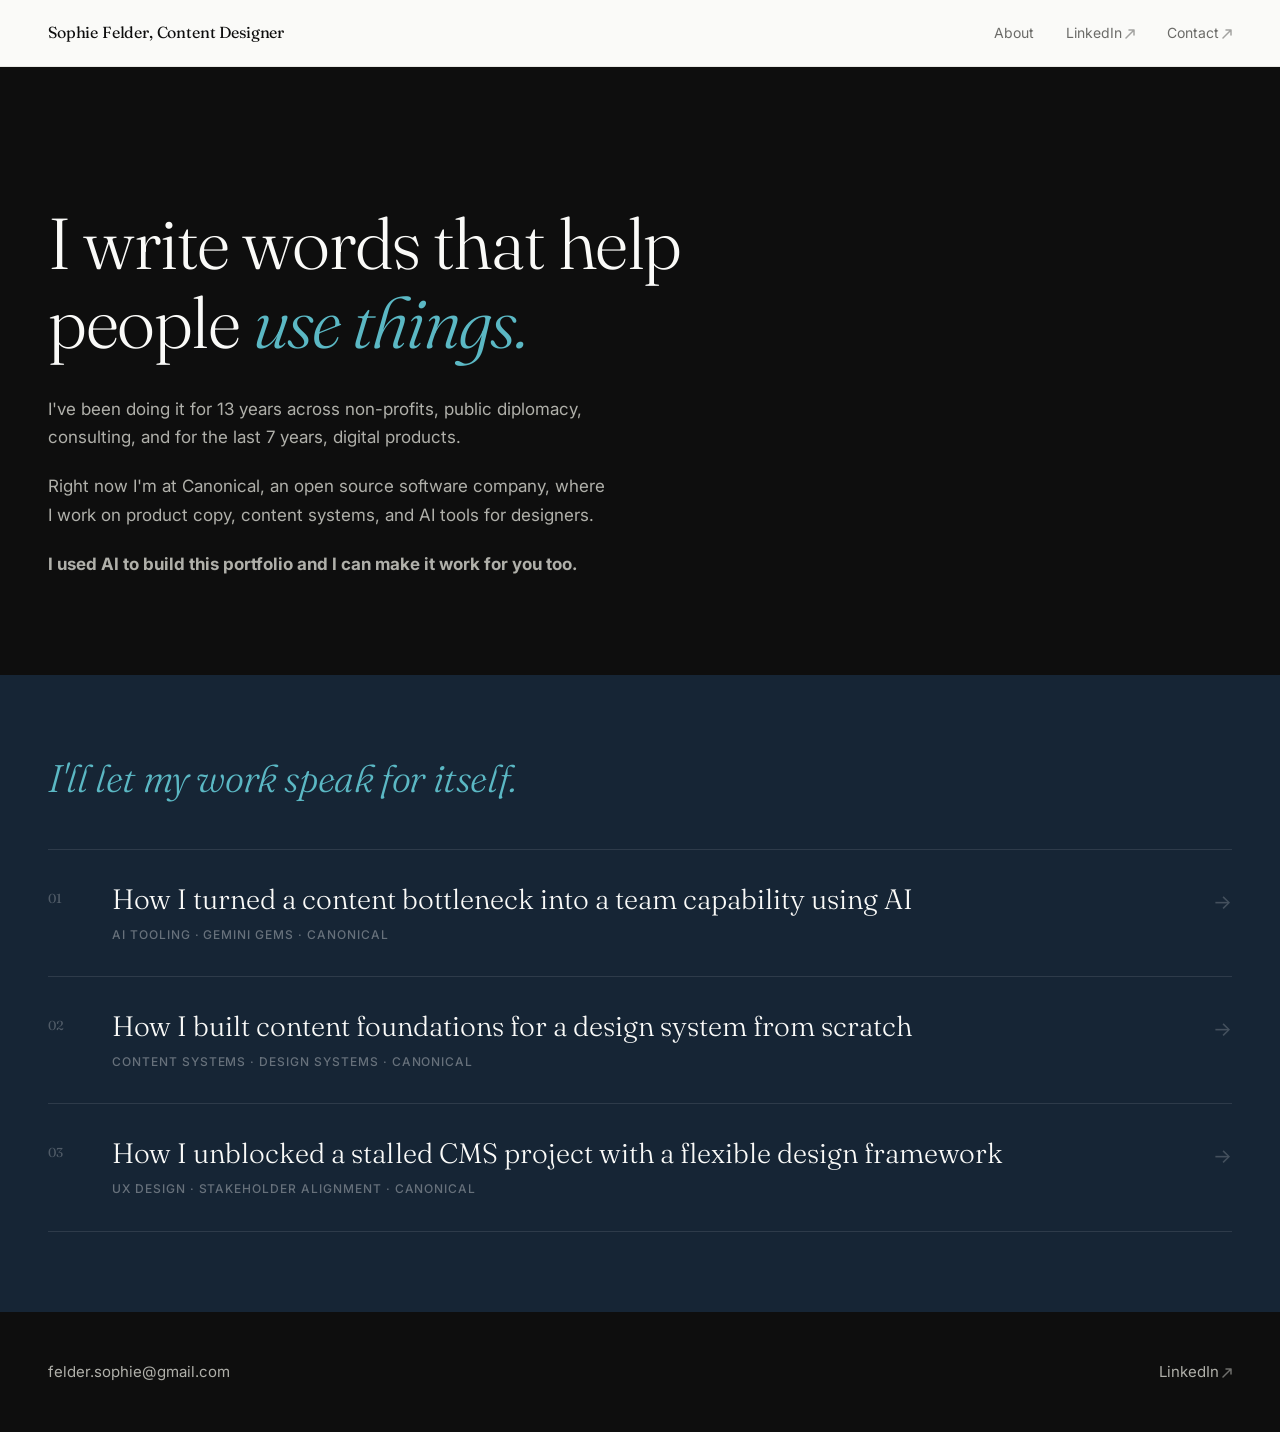
<file: index.html>
<!DOCTYPE html>
<html lang="en">
<head>
  <meta charset="UTF-8" />
  <meta name="viewport" content="width=device-width, initial-scale=1.0" />
  <title>Sophie Felder, Content Designer</title>
  <link href="https://fonts.googleapis.com/css2?family=Fraunces:ital,opsz,wght@0,9..144,300;0,9..144,400;0,9..144,500;1,9..144,300;1,9..144,400&family=Inter:wght@300;400;500&display=swap" rel="stylesheet" />
  <style>
    *, *::before, *::after { box-sizing: border-box; margin: 0; padding: 0; }

    :root {
      --black: #0E0E0E;
      --navy: #162535;
      --robin: #5BB8C4;
      --robin-dark: #1F6B75;
      --off-white: #FAFAF8;
      --warm-gray: #6B6B68;
      --light-gray: #E8E8E4;
      --serif: 'Fraunces', Georgia, serif;
      --sans: 'Inter', Helvetica, sans-serif;
    }

    html { scroll-behavior: smooth; }

    body {
      background: var(--off-white);
      color: var(--black);
      font-family: var(--sans);
      font-size: 16px;
      line-height: 1.6;
      -webkit-font-smoothing: antialiased;
    }

    /* NAV */
    nav {
      position: fixed;
      top: 0; left: 0; right: 0;
      z-index: 100;
      display: flex;
      justify-content: space-between;
      align-items: center;
      padding: 1.25rem 3rem;
      background: var(--off-white);
      border-bottom: 1px solid var(--light-gray);
    }

    .nav-name {
      font-family: var(--serif);
      font-size: 1rem;
      font-weight: 400;
      color: var(--black);
      text-decoration: none;
      letter-spacing: -0.01em;
    }

    .nav-links { display: flex; gap: 2rem; }
    .nav-links a {
      font-size: 0.875rem;
      font-weight: 400;
      color: var(--warm-gray);
      text-decoration: none;
      transition: color 0.2s;
    }
    .nav-links a:hover { color: var(--black); }

    /* HERO */
    .hero {
      background: var(--black);
      color: var(--off-white);
      padding: 9rem 3rem 6rem;
      min-height: 75vh;
      display: flex;
      align-items: flex-end;
    }

    .hero-inner {
      max-width: 900px;
    }

    .hero-eyebrow {
      font-family: var(--sans);
      font-size: 0.75rem;
      font-weight: 500;
      letter-spacing: 0.12em;
      text-transform: uppercase;
      color: var(--robin);
      margin-bottom: 1.5rem;
    }

    .hero h1 {
      font-family: var(--serif);
      font-size: clamp(2.5rem, 6vw, 4.5rem);
      font-weight: 300;
      line-height: 1.1;
      letter-spacing: -0.02em;
      margin-bottom: 2rem;
      color: var(--off-white);
    }

    .hero h1 em {
      font-style: italic;
      color: var(--robin);
    }

    .hero-body {
      max-width: 560px;
    }

    .hero-body p {
      font-size: 1.0625rem;
      line-height: 1.7;
      color: #B0B0AA;
      margin-bottom: 1.25rem;
    }

    .hero-body p:last-child { margin-bottom: 0; }

    /* WORK SECTION */
    .work-section {
      background: var(--navy);
      padding: 5rem 3rem;
    }

    .work-section h2 {
      font-family: var(--serif);
      font-size: clamp(1.5rem, 3vw, 2.5rem);
      font-weight: 300;
      font-style: italic;
      color: var(--robin);
      margin-bottom: 3rem;
      letter-spacing: -0.01em;
      line-height: 1.2;
    }

    .project-list { list-style: none; }

    .project-item {
      border-top: 1px solid rgba(255,255,255,0.1);
      padding: 2rem 0;
      display: flex;
      align-items: flex-start;
      justify-content: space-between;
      gap: 2rem;
      transition: background 0.2s;
    }

    .project-item:last-child { border-bottom: 1px solid rgba(255,255,255,0.1); }

    .project-item a {
      text-decoration: none;
      display: flex;
      align-items: flex-start;
      justify-content: space-between;
      width: 100%;
      gap: 2rem;
    }

    .project-number {
      font-family: var(--serif);
      font-size: 0.8125rem;
      color: rgba(255,255,255,0.25);
      margin-top: 0.35rem;
      flex-shrink: 0;
      width: 2rem;
    }

    .project-info { flex: 1; }

    .project-title {
      font-family: var(--serif);
      font-size: clamp(1.25rem, 2.5vw, 1.75rem);
      font-weight: 300;
      color: var(--off-white);
      line-height: 1.25;
      margin-bottom: 0.5rem;
      transition: color 0.2s;
    }

    .project-item a:hover .project-title { color: var(--robin); }

    .project-tag {
      font-size: 0.75rem;
      font-weight: 500;
      letter-spacing: 0.08em;
      text-transform: uppercase;
      color: rgba(255,255,255,0.35);
    }

    .project-arrow {
      font-size: 1.25rem;
      color: rgba(255,255,255,0.2);
      margin-top: 0.25rem;
      flex-shrink: 0;
      transition: color 0.2s, transform 0.2s;
    }

    .project-item a:hover .project-arrow {
      color: var(--robin);
      transform: translateX(4px);
    }

    /* FOOTER */
    footer {
      background: var(--black);
      padding: 3rem;
      display: flex;
      justify-content: space-between;
      align-items: center;
      flex-wrap: wrap;
      gap: 1rem;
    }

    footer a {
      color: #B0B0AA;
      text-decoration: none;
      font-size: 0.9375rem;
      transition: color 0.2s;
    }

    footer a:hover { color: var(--robin); }

    /* ANIMATIONS */
    @keyframes fadeUp {
      from { opacity: 0; transform: translateY(20px); }
      to { opacity: 1; transform: translateY(0); }
    }

    .hero-eyebrow { animation: fadeUp 0.6s ease both; }
    .hero h1 { animation: fadeUp 0.6s 0.1s ease both; }
    .hero-body { animation: fadeUp 0.6s 0.2s ease both; }

    @media (max-width: 640px) {
      nav { padding: 1rem 1.5rem; }
      .hero { padding: 7rem 1.5rem 4rem; }
      .work-section { padding: 3rem 1.5rem; }
      footer { padding: 2rem 1.5rem; }
    }
  </style>
</head>
<body>

  <nav>
    <a class="nav-name" href="index.html">Sophie Felder, Content Designer</a>
    <div class="nav-links">
      <a href="about.html">About</a>
      <a href="https://www.linkedin.com/in/sophie-felder-39305128/" target="_blank">LinkedIn<svg width="10" height="10" viewBox="0 0 10 10" fill="none" xmlns="http://www.w3.org/2000/svg" style="margin-left:3px;vertical-align:middle;opacity:0.6"><path d="M1 9L9 1M9 1H4M9 1V6" stroke="currentColor" stroke-width="1.5" stroke-linecap="round" stroke-linejoin="round"/></svg></a>
      <a href="mailto:felder.sophie@gmail.com">Contact<svg width="10" height="10" viewBox="0 0 10 10" fill="none" xmlns="http://www.w3.org/2000/svg" style="margin-left:3px;vertical-align:middle;opacity:0.6"><path d="M1 9L9 1M9 1H4M9 1V6" stroke="currentColor" stroke-width="1.5" stroke-linecap="round" stroke-linejoin="round"/></svg></a>
    </div>
  </nav>

  <section class="hero">
    <div class="hero-inner">
      <h1>I write words that help<br>people <em>use things.</em></h1>
      <div class="hero-body">
        <p>I've been doing it for 13 years across non-profits, public diplomacy, consulting, and for the last 7 years, digital products.</p>
        <p>Right now I'm at Canonical, an open source software company, where I work on product copy, content systems, and AI tools for designers.</p>
        <p><strong>I used AI to build this portfolio and I can make it work for you too.</strong></p>
      </div>
    </div>
  </section>

  <section class="work-section">
    <h2>I'll let my work speak for itself.</h2>
    <ul class="project-list">
      <li class="project-item">
        <a href="case-study-gems.html">
          <span class="project-number">01</span>
          <div class="project-info">
            <div class="project-title">How I turned a content bottleneck into a team capability using AI</div>
            <div class="project-tag">AI tooling &middot; Gemini Gems &middot; Canonical</div>
          </div>
          <span class="project-arrow">→</span>
        </a>
      </li>
      <li class="project-item">
        <a href="case-study-guidelines.html">
          <span class="project-number">02</span>
          <div class="project-info">
            <div class="project-title">How I built content foundations for a design system from scratch</div>
            <div class="project-tag">Content systems &middot; Design systems &middot; Canonical</div>
          </div>
          <span class="project-arrow">→</span>
        </a>
      </li>
      <li class="project-item">
        <a href="case-study-cms.html">
          <span class="project-number">03</span>
          <div class="project-info">
            <div class="project-title">How I unblocked a stalled CMS project with a flexible design framework</div>
            <div class="project-tag">UX design &middot; Stakeholder alignment &middot; Canonical</div>
          </div>
          <span class="project-arrow">→</span>
        </a>
      </li>
    </ul>
  </section>

  <footer>
    <a href="mailto:felder.sophie@gmail.com">felder.sophie@gmail.com</a>
    <a href="https://www.linkedin.com/in/sophie-felder-39305128/" target="_blank">LinkedIn<svg width="10" height="10" viewBox="0 0 10 10" fill="none" xmlns="http://www.w3.org/2000/svg" style="margin-left:3px;vertical-align:middle;opacity:0.6"><path d="M1 9L9 1M9 1H4M9 1V6" stroke="currentColor" stroke-width="1.5" stroke-linecap="round" stroke-linejoin="round"/></svg></a>
  </footer>

</body>
</html>
</file>
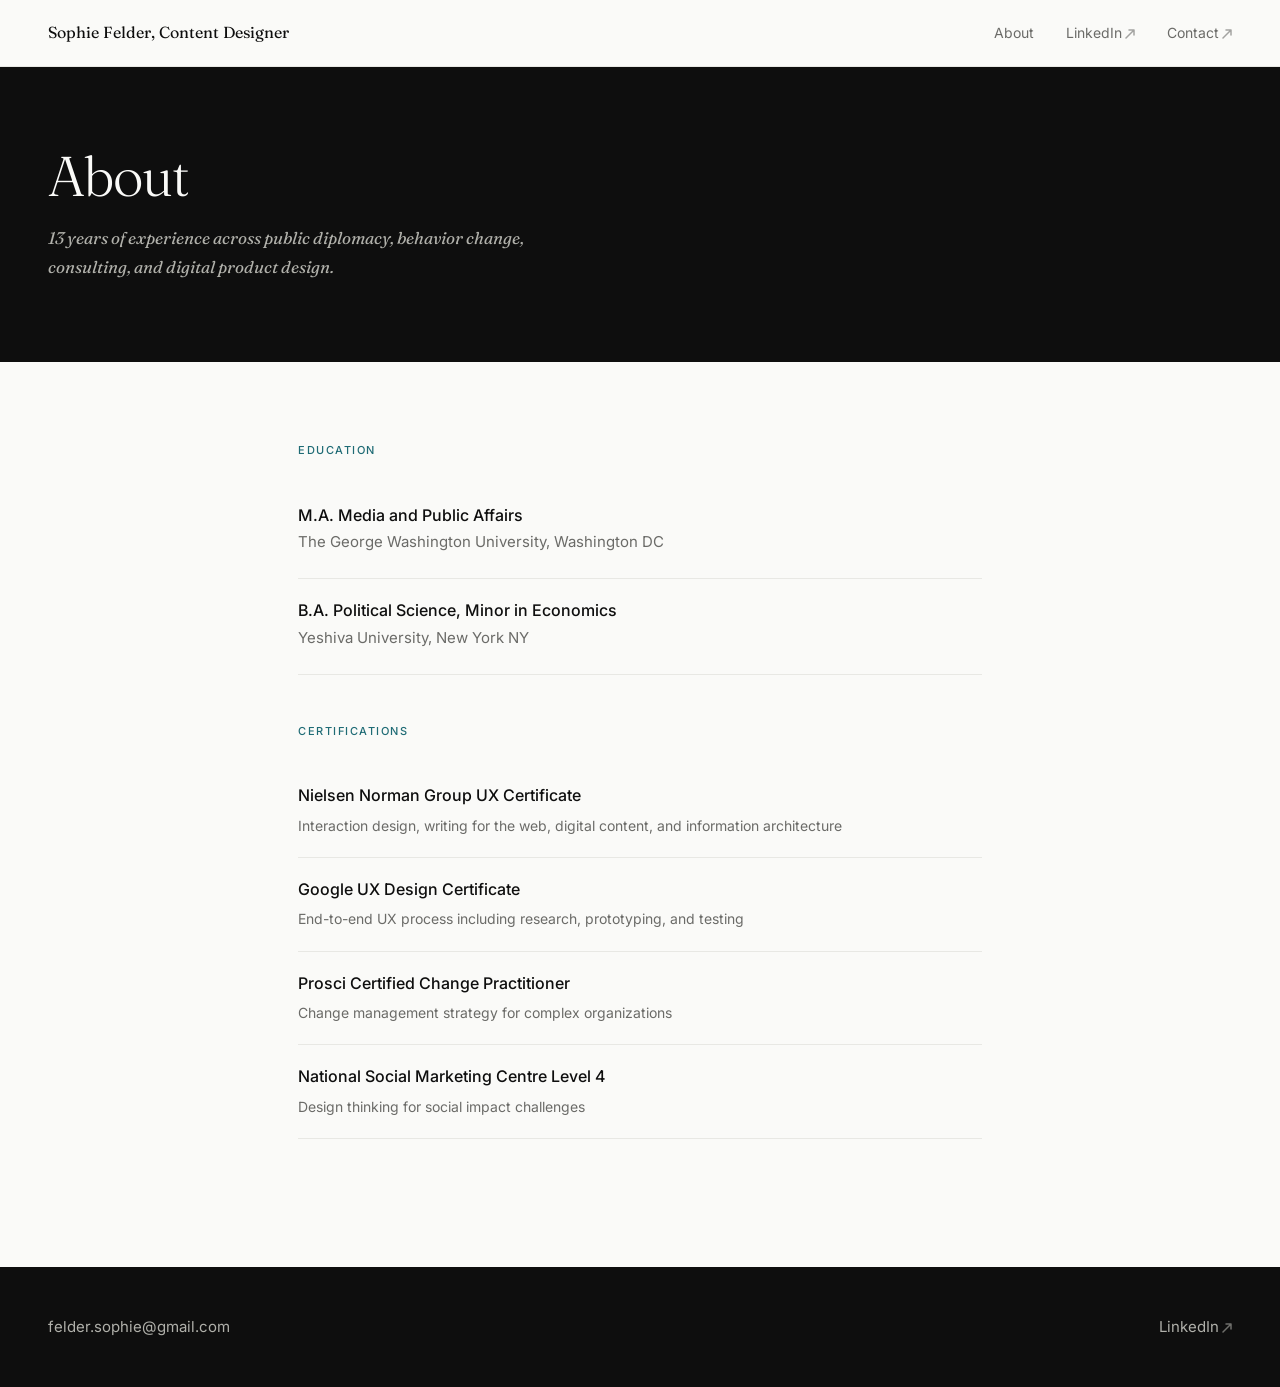
<file: about.html>
<!DOCTYPE html>
<html lang="en">
<head>
  <meta charset="UTF-8" />
  <meta name="viewport" content="width=device-width, initial-scale=1.0" />
  <title>About — Sophie Felder</title>
  <link href="https://fonts.googleapis.com/css2?family=Fraunces:ital,opsz,wght@0,9..144,300;0,9..144,400;1,9..144,300;1,9..144,400&family=Inter:wght@300;400;500&display=swap" rel="stylesheet" />
  <link rel="stylesheet" href="case-study.css" />
  <style>
    .about-header {
      background: var(--black);
      color: var(--off-white);
      padding: 9rem 3rem 5rem;
    }

    .about-header h1 {
      font-family: var(--serif);
      font-size: clamp(2rem, 5vw, 3.5rem);
      font-weight: 300;
      line-height: 1.15;
      letter-spacing: -0.02em;
      margin-bottom: 1rem;
    }

    .about-header p {
      font-size: 1.0625rem;
      color: #B0B0AA;
      max-width: 560px;
      line-height: 1.7;
      font-family: var(--serif);
      font-style: italic;
    }

    .about-body {
      max-width: 780px;
      margin: 0 auto;
      padding: 5rem 3rem;
    }

    .about-section {
      margin-bottom: 3rem;
    }

    .about-label {
      font-size: 0.6875rem;
      font-weight: 500;
      letter-spacing: 0.14em;
      text-transform: uppercase;
      color: var(--robin-dark);
      margin-bottom: 1.5rem;
    }

    .credential-item {
      display: flex;
      flex-direction: column;
      padding: 1.25rem 0;
      border-bottom: 1px solid var(--light-gray);
    }

    .credential-item:first-of-type {
      border-top: 1px solid var(--light-gray);
    }

    .credential-title {
      font-size: 1rem;
      font-weight: 500;
      color: var(--black);
      margin-bottom: 0.25rem;
      line-height: 1.4;
    }

    .credential-org {
      font-size: 0.9375rem;
      color: var(--warm-gray);
      margin-bottom: 0.25rem;
    }

    .credential-detail {
      font-size: 0.875rem;
      color: var(--warm-gray);
      line-height: 1.6;
      margin-top: 0.25rem;
    }

    .about-divider {
      border: none;
      border-top: 1px solid var(--light-gray);
      margin: 3rem 0;
    }

    @media (max-width: 640px) {
      .about-header { padding: 7rem 1.5rem 3rem; }
      .about-body { padding: 3rem 1.5rem; }
    }
  </style>
</head>
<body>

  <nav>
    <a class="nav-name" href="index.html">Sophie Felder, Content Designer</a>
    <div class="nav-links">
      <a href="about.html">About</a>
      <a href="https://www.linkedin.com/in/sophie-felder-39305128/" target="_blank">LinkedIn<svg width="10" height="10" viewBox="0 0 10 10" fill="none" xmlns="http://www.w3.org/2000/svg" style="margin-left:3px;vertical-align:middle;opacity:0.6"><path d="M1 9L9 1M9 1H4M9 1V6" stroke="currentColor" stroke-width="1.5" stroke-linecap="round" stroke-linejoin="round"/></svg></a>
      <a href="mailto:felder.sophie@gmail.com">Contact<svg width="10" height="10" viewBox="0 0 10 10" fill="none" xmlns="http://www.w3.org/2000/svg" style="margin-left:3px;vertical-align:middle;opacity:0.6"><path d="M1 9L9 1M9 1H4M9 1V6" stroke="currentColor" stroke-width="1.5" stroke-linecap="round" stroke-linejoin="round"/></svg></a>
    </div>
  </nav>

  <header class="about-header">
    <h1>About</h1>
    <p>13 years of experience across public diplomacy, behavior change, consulting, and digital product design.</p>
  </header>

  <main class="about-body">

    <section class="about-section">
      <div class="about-label">Education</div>

      <div class="credential-item">
        <span class="credential-title">M.A. Media and Public Affairs</span>
        <span class="credential-org">The George Washington University, Washington DC</span>
      </div>

      <div class="credential-item">
        <span class="credential-title">B.A. Political Science, Minor in Economics</span>
        <span class="credential-org">Yeshiva University, New York NY</span>
      </div>
    </section>

    <section class="about-section" style="margin-top: 3rem;">
      <div class="about-label">Certifications</div>

      <div class="credential-item">
        <span class="credential-title">Nielsen Norman Group UX Certificate</span>
        <span class="credential-detail">Interaction design, writing for the web, digital content, and information architecture</span>
      </div>

      <div class="credential-item">
        <span class="credential-title">Google UX Design Certificate</span>
        <span class="credential-detail">End-to-end UX process including research, prototyping, and testing</span>
      </div>

      <div class="credential-item">
        <span class="credential-title">Prosci Certified Change Practitioner</span>
        <span class="credential-detail">Change management strategy for complex organizations</span>
      </div>

      <div class="credential-item">
        <span class="credential-title">National Social Marketing Centre Level 4</span>
        <span class="credential-detail">Design thinking for social impact challenges</span>
      </div>
    </section>

  </main>

  <footer>
    <a href="mailto:felder.sophie@gmail.com">felder.sophie@gmail.com</a>
    <a href="https://www.linkedin.com/in/sophie-felder-39305128/" target="_blank">LinkedIn<svg width="10" height="10" viewBox="0 0 10 10" fill="none" xmlns="http://www.w3.org/2000/svg" style="margin-left:3px;vertical-align:middle;opacity:0.6"><path d="M1 9L9 1M9 1H4M9 1V6" stroke="currentColor" stroke-width="1.5" stroke-linecap="round" stroke-linejoin="round"/></svg></a>
  </footer>

</body>
</html>
</file>
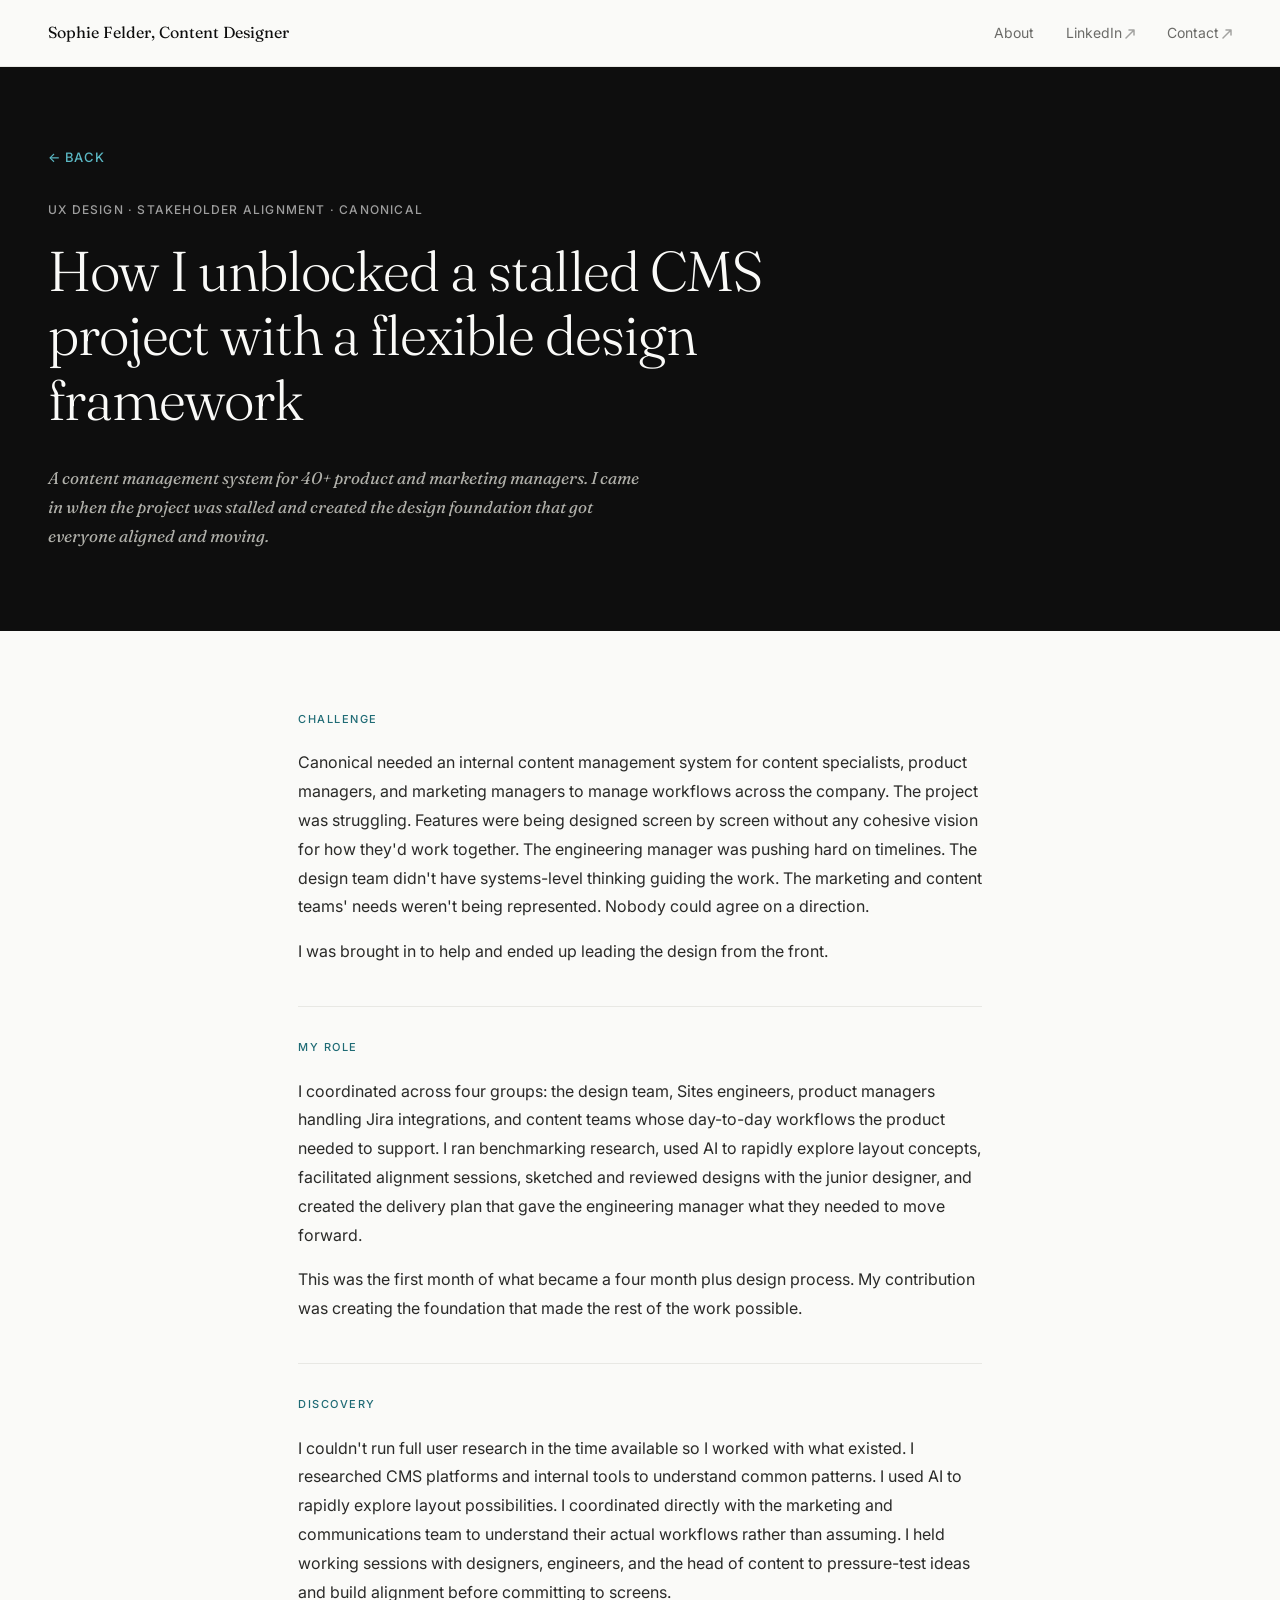
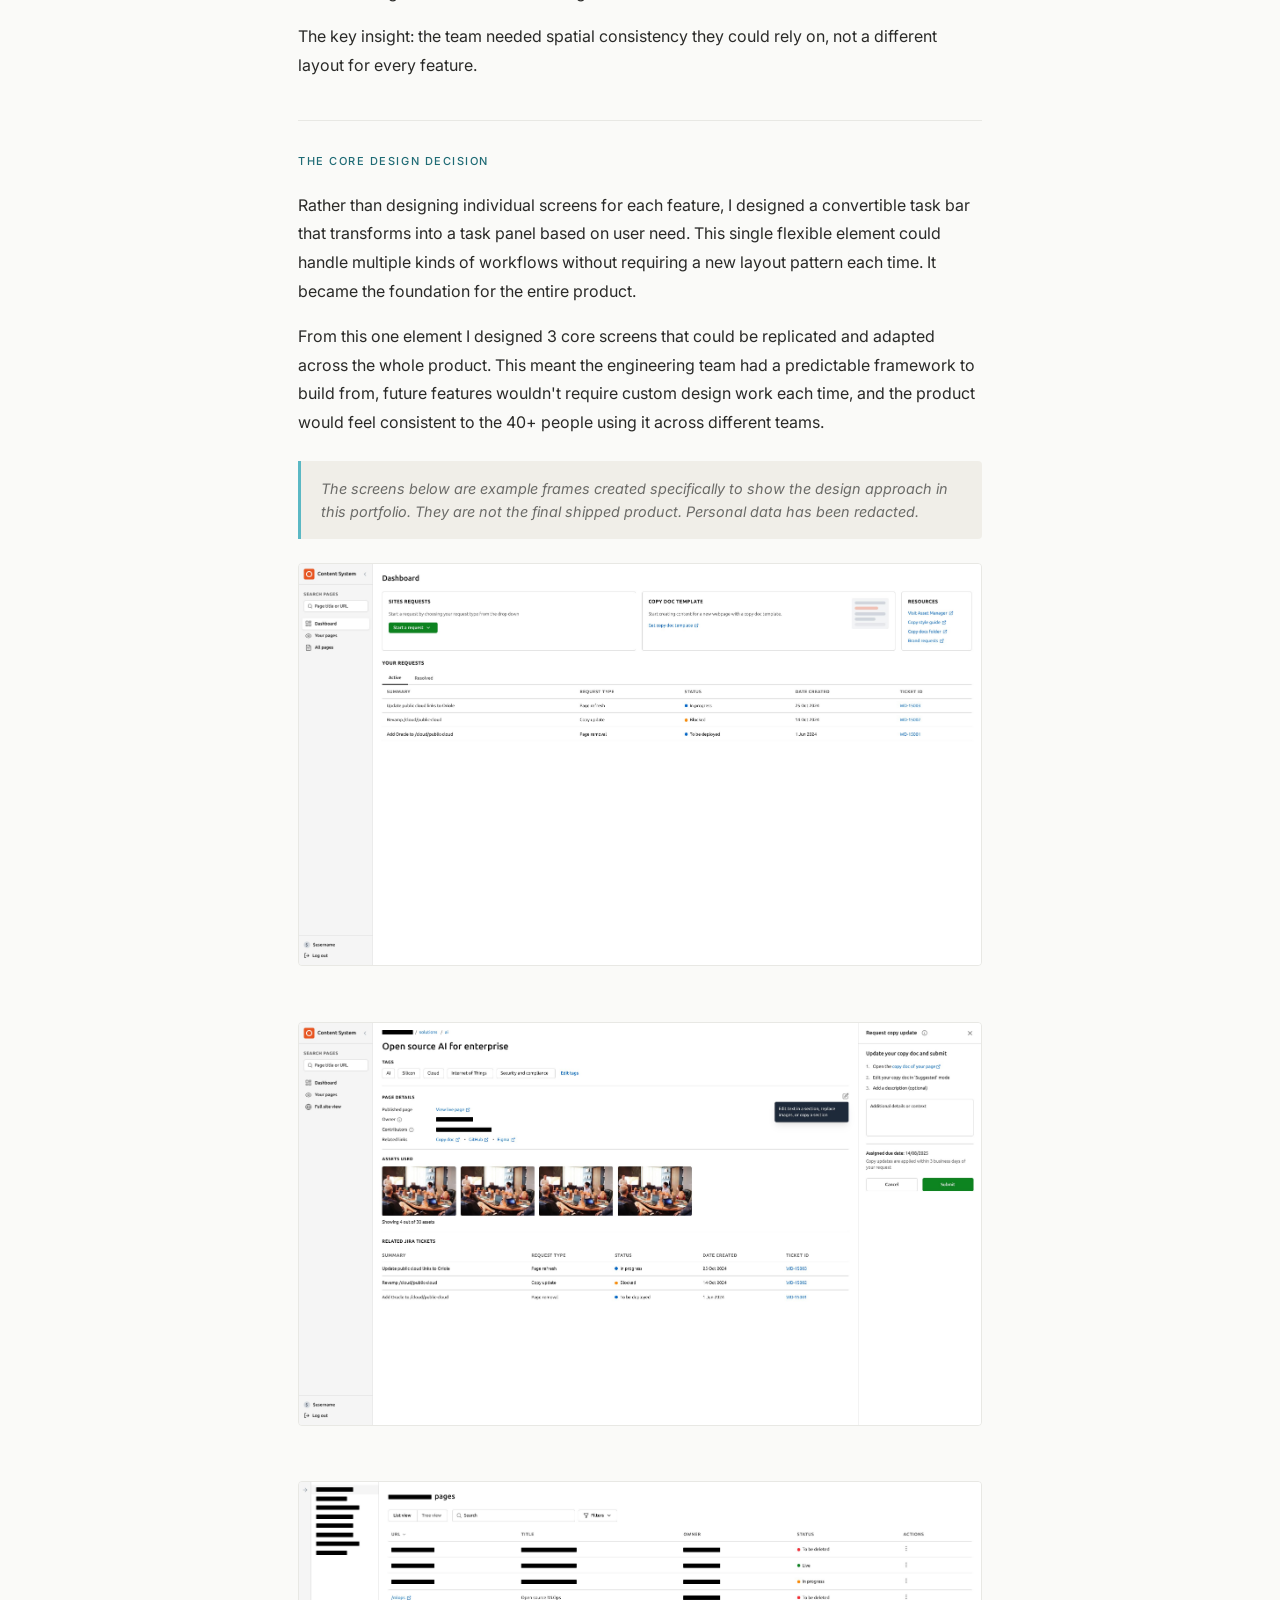
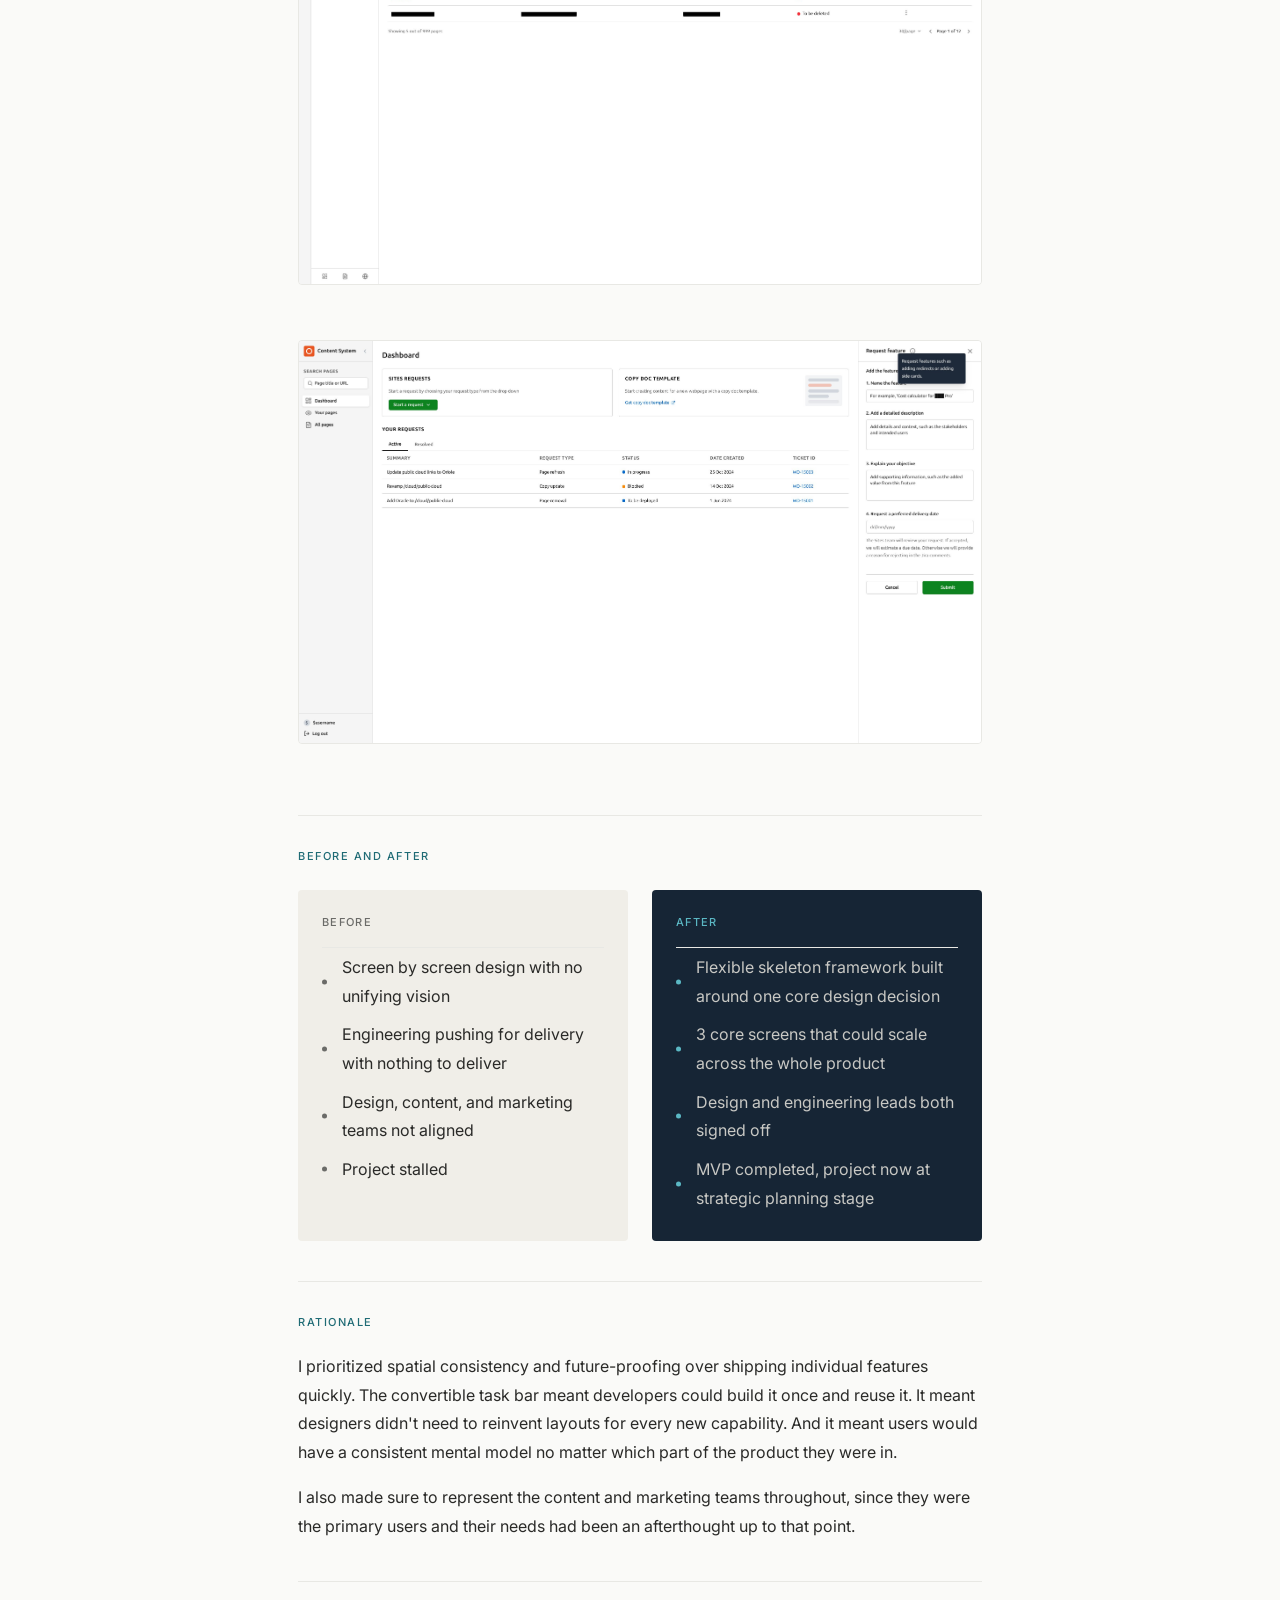
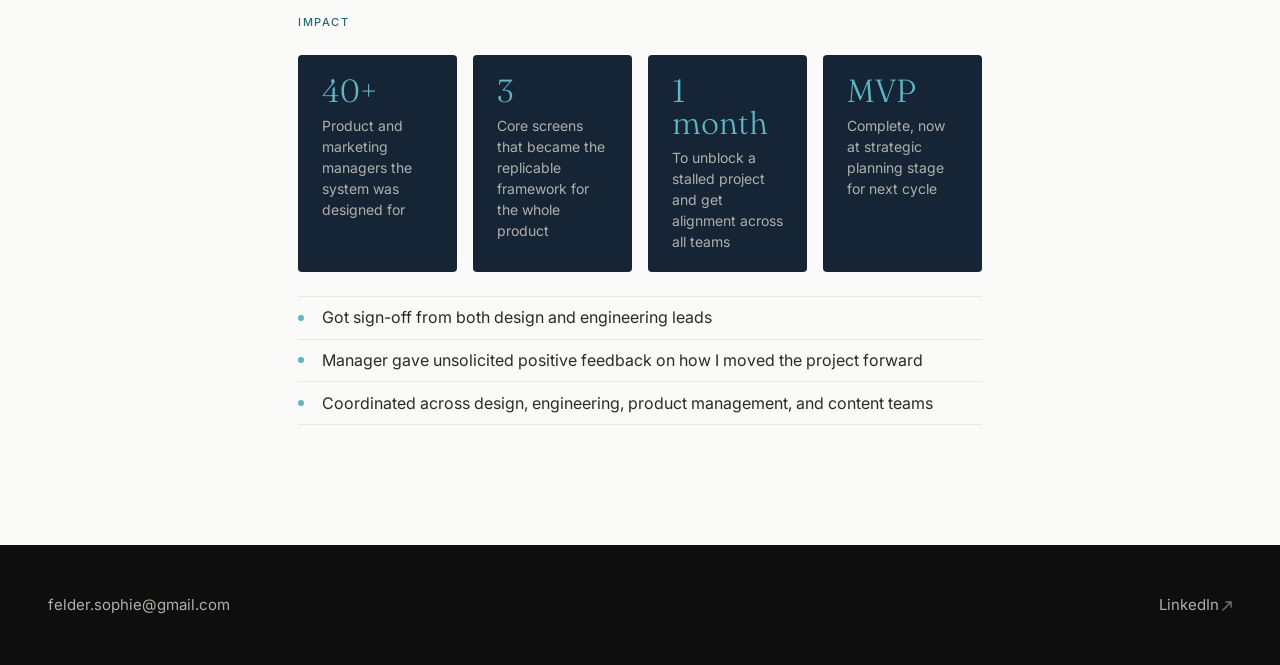
<file: case-study-cms.html>
<!DOCTYPE html>
<html lang="en">
<head>
  <meta charset="UTF-8" />
  <meta name="viewport" content="width=device-width, initial-scale=1.0" />
  <title>CMS Project — Sophie Felder</title>
  <link href="https://fonts.googleapis.com/css2?family=Fraunces:ital,opsz,wght@0,9..144,300;0,9..144,400;1,9..144,300;1,9..144,400&family=Inter:wght@300;400;500&display=swap" rel="stylesheet" />
  <link rel="stylesheet" href="case-study.css" />
</head>
<body>

  <nav>
    <a class="nav-name" href="index.html">Sophie Felder, Content Designer</a>
    <div class="nav-links">
      <a href="about.html">About</a>
      <a href="https://www.linkedin.com/in/sophie-felder-39305128/" target="_blank">LinkedIn<svg width="10" height="10" viewBox="0 0 10 10" fill="none" xmlns="http://www.w3.org/2000/svg" style="margin-left:3px;vertical-align:middle;opacity:0.6"><path d="M1 9L9 1M9 1H4M9 1V6" stroke="currentColor" stroke-width="1.5" stroke-linecap="round" stroke-linejoin="round"/></svg></a>
      <a href="mailto:felder.sophie@gmail.com">Contact<svg width="10" height="10" viewBox="0 0 10 10" fill="none" xmlns="http://www.w3.org/2000/svg" style="margin-left:3px;vertical-align:middle;opacity:0.6"><path d="M1 9L9 1M9 1H4M9 1V6" stroke="currentColor" stroke-width="1.5" stroke-linecap="round" stroke-linejoin="round"/></svg></a>
    </div>
  </nav>

  <header class="cs-header">
    <a class="cs-back" href="index.html">← Back</a>
    <div class="cs-tag">UX design &middot; Stakeholder alignment &middot; Canonical</div>
    <h1>How I unblocked a stalled CMS project with a flexible design framework</h1>
    <p class="cs-summary">A content management system for 40+ product and marketing managers. I came in when the project was stalled and created the design foundation that got everyone aligned and moving.</p>
  </header>

  <main class="cs-body">

    <section class="cs-section">
      <div class="cs-section-label">Challenge</div>
      <p>Canonical needed an internal content management system for content specialists, product managers, and marketing managers to manage workflows across the company. The project was struggling. Features were being designed screen by screen without any cohesive vision for how they'd work together. The engineering manager was pushing hard on timelines. The design team didn't have systems-level thinking guiding the work. The marketing and content teams' needs weren't being represented. Nobody could agree on a direction.</p>
      <p>I was brought in to help and ended up leading the design from the front.</p>
    </section>

    <hr class="cs-divider" />

    <section class="cs-section">
      <div class="cs-section-label">My role</div>
      <p>I coordinated across four groups: the design team, Sites engineers, product managers handling Jira integrations, and content teams whose day-to-day workflows the product needed to support. I ran benchmarking research, used AI to rapidly explore layout concepts, facilitated alignment sessions, sketched and reviewed designs with the junior designer, and created the delivery plan that gave the engineering manager what they needed to move forward.</p>
      <p>This was the first month of what became a four month plus design process. My contribution was creating the foundation that made the rest of the work possible.</p>
    </section>

    <hr class="cs-divider" />

    <section class="cs-section">
      <div class="cs-section-label">Discovery</div>
      <p>I couldn't run full user research in the time available so I worked with what existed. I researched CMS platforms and internal tools to understand common patterns. I used AI to rapidly explore layout possibilities. I coordinated directly with the marketing and communications team to understand their actual workflows rather than assuming. I held working sessions with designers, engineers, and the head of content to pressure-test ideas and build alignment before committing to screens.</p>
      <p>The key insight: the team needed spatial consistency they could rely on, not a different layout for every feature.</p>
    </section>

    <hr class="cs-divider" />

    <section class="cs-section">
      <div class="cs-section-label">The core design decision</div>
      <p>Rather than designing individual screens for each feature, I designed a convertible task bar that transforms into a task panel based on user need. This single flexible element could handle multiple kinds of workflows without requiring a new layout pattern each time. It became the foundation for the entire product.</p>
      <p>From this one element I designed 3 core screens that could be replicated and adapted across the whole product. This meant the engineering team had a predictable framework to build from, future features wouldn't require custom design work each time, and the product would feel consistent to the 40+ people using it across different teams.</p>
      <div class="confidential-note">The screens below are example frames created specifically to show the design approach in this portfolio. They are not the final shipped product. Personal data has been redacted.</div>
      <img src="cms-dashboard.png" alt="Content System dashboard showing sites requests, copy doc template, and active requests table" class="cs-image" />
      <img src="cms-page-view.png" alt="Individual page view showing page details, assets used, related Jira tickets, and copy update drawer" class="cs-image" />
      <img src="cms-full-site.png" alt="Full site view showing list of all pages with URL, title, owner, status and actions" class="cs-image" />
      <img src="cms-request-feature.png" alt="Dashboard with request feature drawer open showing form fields for feature name, description, objective and delivery date" class="cs-image" />
    </section>

    <hr class="cs-divider" />

    <section class="cs-section">
      <div class="cs-section-label">Before and after</div>
      <div class="before-after">
        <div class="ba-card before">
          <div class="ba-label">Before</div>
          <ul>
            <li>Screen by screen design with no unifying vision</li>
            <li>Engineering pushing for delivery with nothing to deliver</li>
            <li>Design, content, and marketing teams not aligned</li>
            <li>Project stalled</li>
          </ul>
        </div>
        <div class="ba-card after">
          <div class="ba-label">After</div>
          <ul>
            <li>Flexible skeleton framework built around one core design decision</li>
            <li>3 core screens that could scale across the whole product</li>
            <li>Design and engineering leads both signed off</li>
            <li>MVP completed, project now at strategic planning stage</li>
          </ul>
        </div>
      </div>
    </section>

    <hr class="cs-divider" />

    <section class="cs-section">
      <div class="cs-section-label">Rationale</div>
      <p>I prioritized spatial consistency and future-proofing over shipping individual features quickly. The convertible task bar meant developers could build it once and reuse it. It meant designers didn't need to reinvent layouts for every new capability. And it meant users would have a consistent mental model no matter which part of the product they were in.</p>
      <p>I also made sure to represent the content and marketing teams throughout, since they were the primary users and their needs had been an afterthought up to that point.</p>
    </section>

    <hr class="cs-divider" />

    <section class="cs-section">
      <div class="cs-section-label">Impact</div>
      <div class="impact-grid">
        <div class="impact-item">
          <div class="impact-stat">40+</div>
          <div class="impact-desc">Product and marketing managers the system was designed for</div>
        </div>
        <div class="impact-item">
          <div class="impact-stat">3</div>
          <div class="impact-desc">Core screens that became the replicable framework for the whole product</div>
        </div>
        <div class="impact-item">
          <div class="impact-stat">1 month</div>
          <div class="impact-desc">To unblock a stalled project and get alignment across all teams</div>
        </div>
        <div class="impact-item">
          <div class="impact-stat">MVP</div>
          <div class="impact-desc">Complete, now at strategic planning stage for next cycle</div>
        </div>
      </div>
      <ul style="margin-top: 1.5rem;">
        <li>Got sign-off from both design and engineering leads</li>
        <li>Manager gave unsolicited positive feedback on how I moved the project forward</li>
        <li>Coordinated across design, engineering, product management, and content teams</li>
      </ul>
    </section>

  </main>

  <footer>
    <a href="mailto:felder.sophie@gmail.com">felder.sophie@gmail.com</a>
    <a href="https://www.linkedin.com/in/sophie-felder-39305128/" target="_blank">LinkedIn<svg width="10" height="10" viewBox="0 0 10 10" fill="none" xmlns="http://www.w3.org/2000/svg" style="margin-left:3px;vertical-align:middle;opacity:0.6"><path d="M1 9L9 1M9 1H4M9 1V6" stroke="currentColor" stroke-width="1.5" stroke-linecap="round" stroke-linejoin="round"/></svg></a>
  </footer>

</body>
</html>
</file>
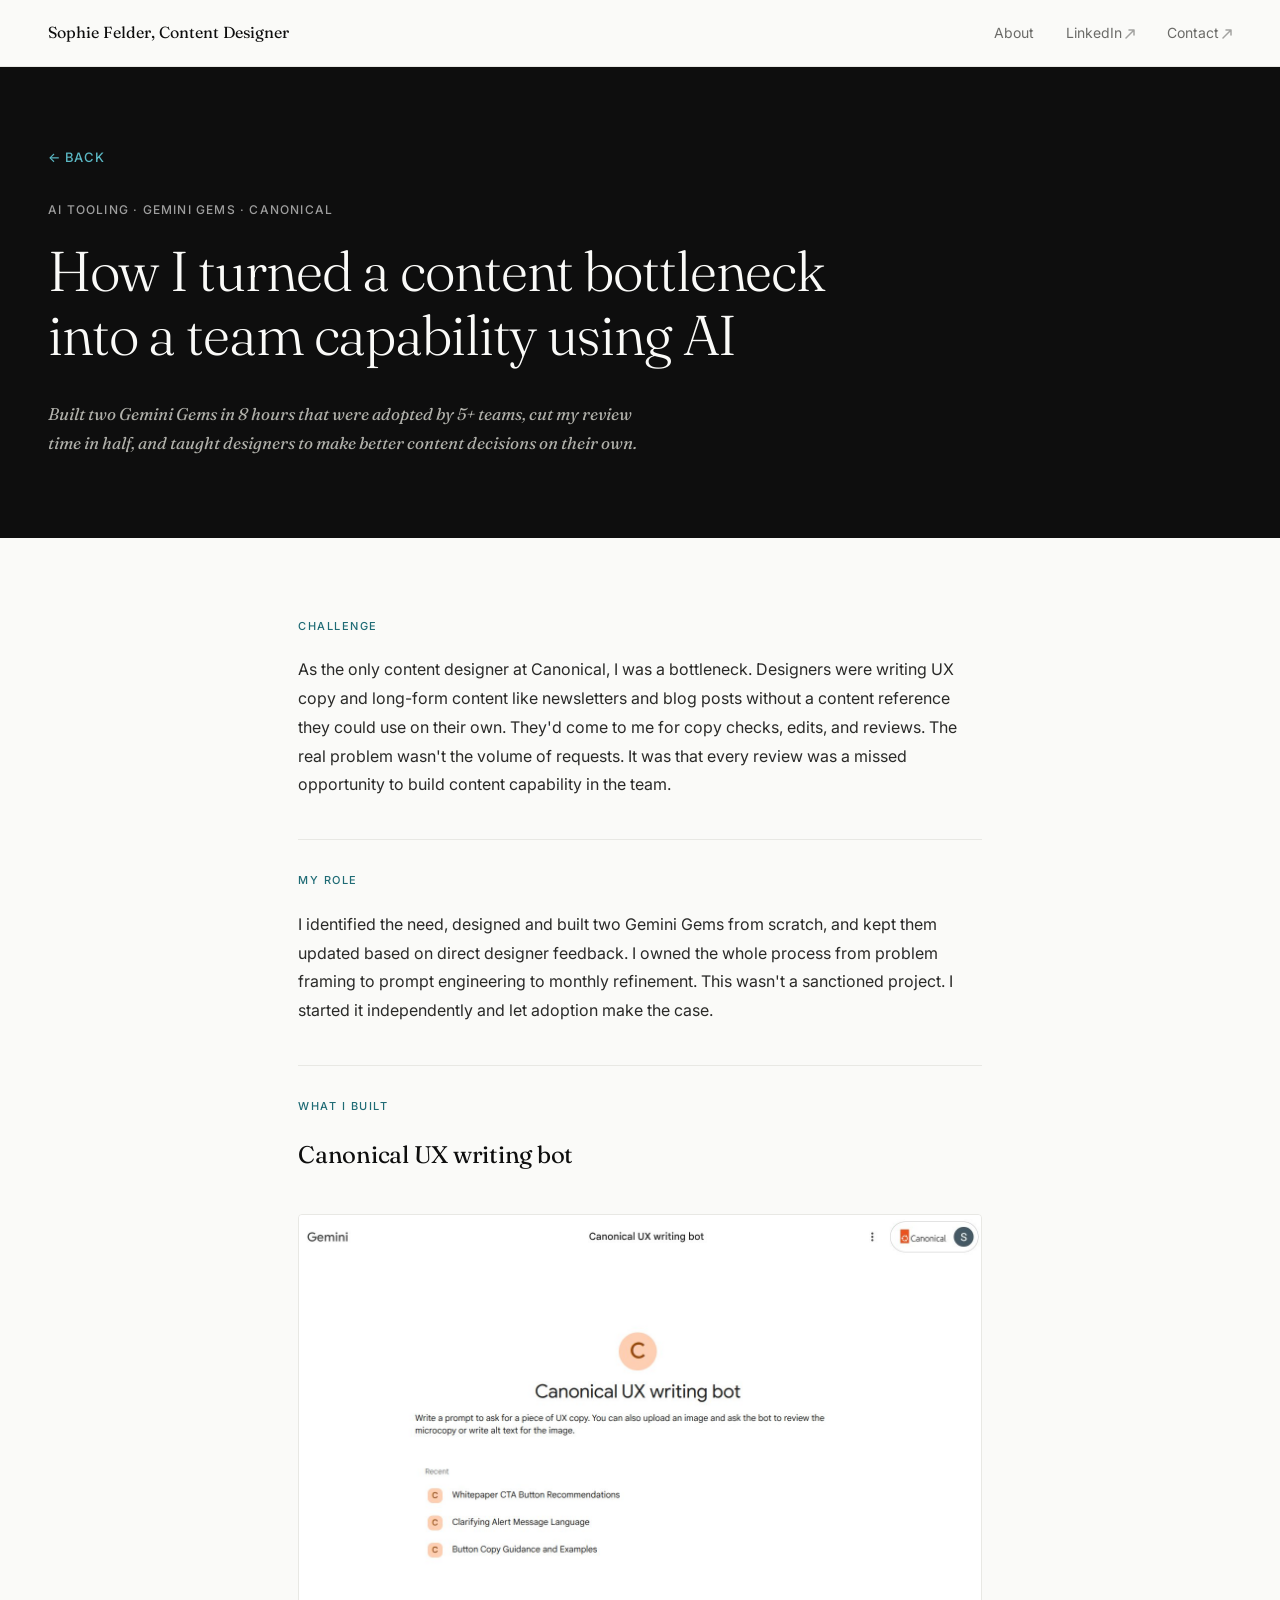
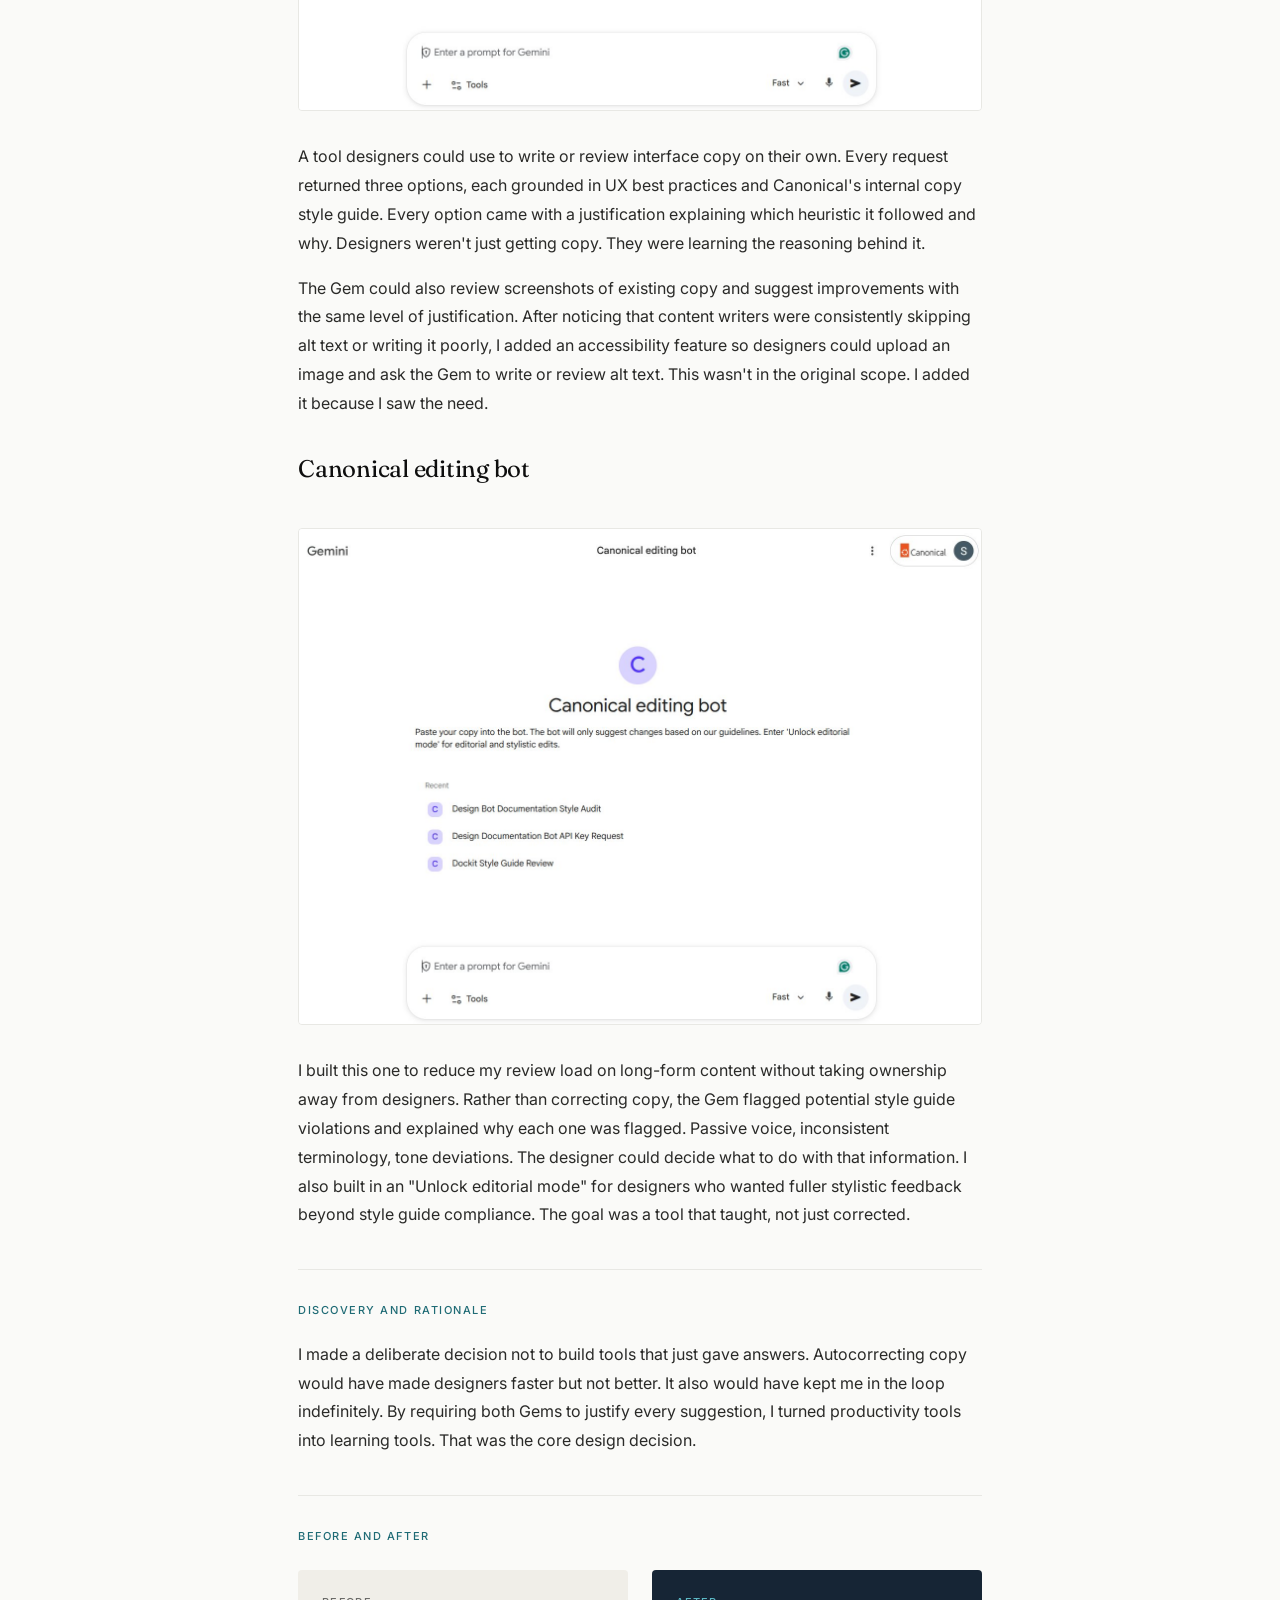
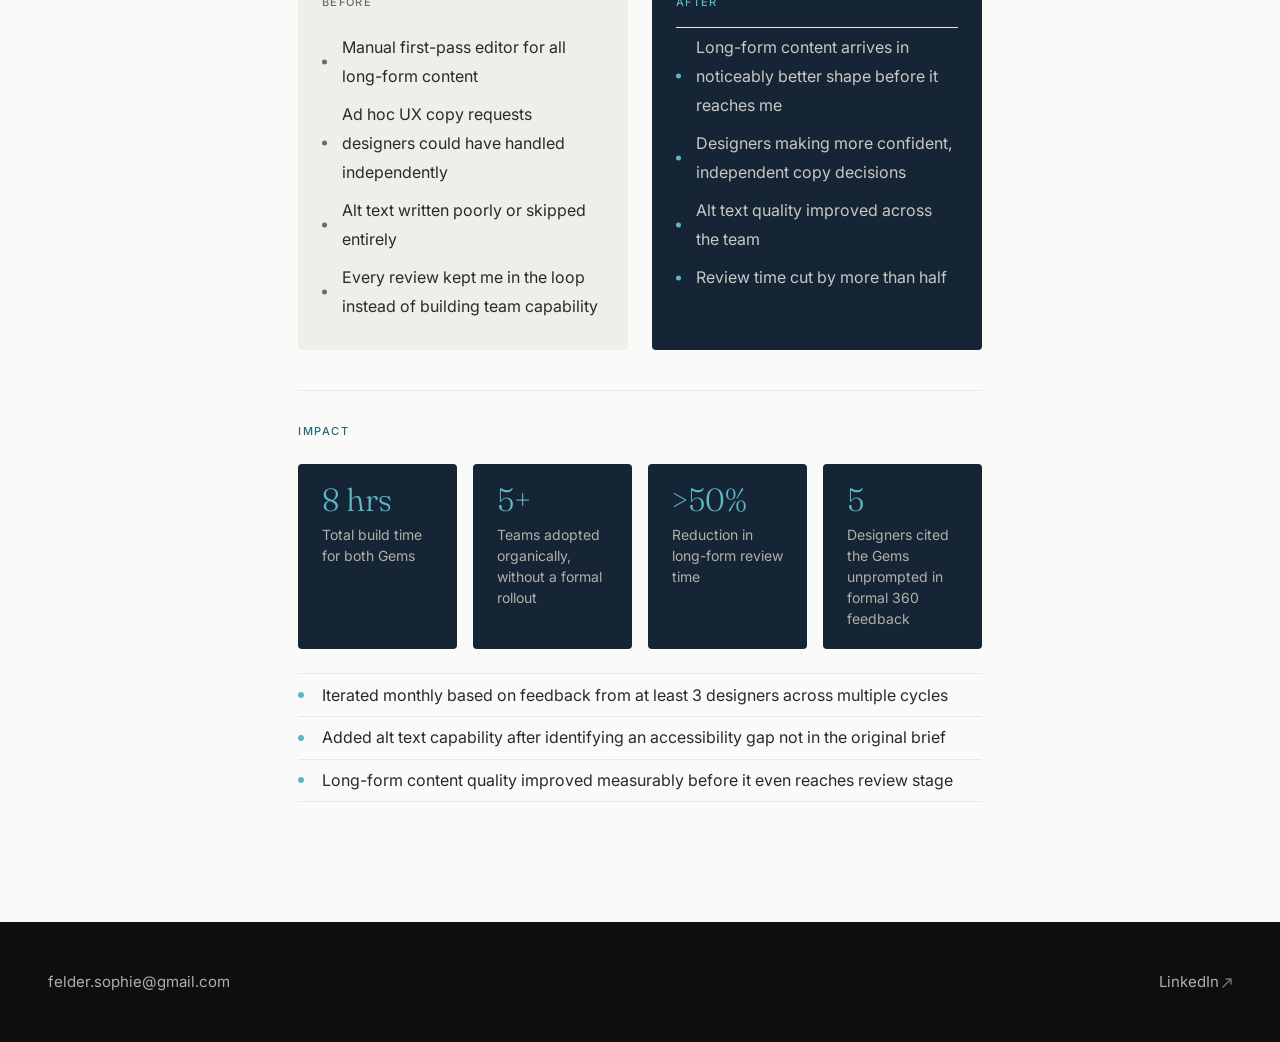
<file: case-study-gems.html>
<!DOCTYPE html>
<html lang="en">
<head>
  <meta charset="UTF-8" />
  <meta name="viewport" content="width=device-width, initial-scale=1.0" />
  <title>AI Writing Tools — Sophie Felder</title>
  <link href="https://fonts.googleapis.com/css2?family=Fraunces:ital,opsz,wght@0,9..144,300;0,9..144,400;1,9..144,300;1,9..144,400&family=Inter:wght@300;400;500&display=swap" rel="stylesheet" />
  <link rel="stylesheet" href="case-study.css" />
</head>
<body>

  <nav>
    <a class="nav-name" href="index.html">Sophie Felder, Content Designer</a>
    <div class="nav-links">
      <a href="about.html">About</a>
      <a href="https://www.linkedin.com/in/sophie-felder-39305128/" target="_blank">LinkedIn<svg width="10" height="10" viewBox="0 0 10 10" fill="none" xmlns="http://www.w3.org/2000/svg" style="margin-left:3px;vertical-align:middle;opacity:0.6"><path d="M1 9L9 1M9 1H4M9 1V6" stroke="currentColor" stroke-width="1.5" stroke-linecap="round" stroke-linejoin="round"/></svg></a>
      <a href="mailto:felder.sophie@gmail.com">Contact<svg width="10" height="10" viewBox="0 0 10 10" fill="none" xmlns="http://www.w3.org/2000/svg" style="margin-left:3px;vertical-align:middle;opacity:0.6"><path d="M1 9L9 1M9 1H4M9 1V6" stroke="currentColor" stroke-width="1.5" stroke-linecap="round" stroke-linejoin="round"/></svg></a>
    </div>
  </nav>

  <header class="cs-header">
    <a class="cs-back" href="index.html">← Back</a>
    <div class="cs-tag">AI tooling &middot; Gemini Gems &middot; Canonical</div>
    <h1>How I turned a content bottleneck into a team capability using AI</h1>
    <p class="cs-summary">Built two Gemini Gems in 8 hours that were adopted by 5+ teams, cut my review time in half, and taught designers to make better content decisions on their own.</p>
  </header>

  <main class="cs-body">

    <section class="cs-section">
      <div class="cs-section-label">Challenge</div>
      <p>As the only content designer at Canonical, I was a bottleneck. Designers were writing UX copy and long-form content like newsletters and blog posts without a content reference they could use on their own. They'd come to me for copy checks, edits, and reviews. The real problem wasn't the volume of requests. It was that every review was a missed opportunity to build content capability in the team.</p>
    </section>

    <hr class="cs-divider" />

    <section class="cs-section">
      <div class="cs-section-label">My role</div>
      <p>I identified the need, designed and built two Gemini Gems from scratch, and kept them updated based on direct designer feedback. I owned the whole process from problem framing to prompt engineering to monthly refinement. This wasn't a sanctioned project. I started it independently and let adoption make the case.</p>
    </section>

    <hr class="cs-divider" />

    <section class="cs-section">
      <div class="cs-section-label">What I built</div>

      <h2>Canonical UX writing bot</h2>
      <img src="ux-writing-bot.png" alt="Canonical UX writing bot interface in Gemini" class="cs-image" />
      <p>A tool designers could use to write or review interface copy on their own. Every request returned three options, each grounded in UX best practices and Canonical's internal copy style guide. Every option came with a justification explaining which heuristic it followed and why. Designers weren't just getting copy. They were learning the reasoning behind it.</p>
      <p>The Gem could also review screenshots of existing copy and suggest improvements with the same level of justification. After noticing that content writers were consistently skipping alt text or writing it poorly, I added an accessibility feature so designers could upload an image and ask the Gem to write or review alt text. This wasn't in the original scope. I added it because I saw the need.</p>

      <h2 style="margin-top: 2rem;">Canonical editing bot</h2>
      <img src="editing-bot.png" alt="Canonical editing bot interface in Gemini" class="cs-image" />
      <p>I built this one to reduce my review load on long-form content without taking ownership away from designers. Rather than correcting copy, the Gem flagged potential style guide violations and explained why each one was flagged. Passive voice, inconsistent terminology, tone deviations. The designer could decide what to do with that information. I also built in an "Unlock editorial mode" for designers who wanted fuller stylistic feedback beyond style guide compliance. The goal was a tool that taught, not just corrected.</p>
    </section>

    <hr class="cs-divider" />

    <section class="cs-section">
      <div class="cs-section-label">Discovery and rationale</div>
      <p>I made a deliberate decision not to build tools that just gave answers. Autocorrecting copy would have made designers faster but not better. It also would have kept me in the loop indefinitely. By requiring both Gems to justify every suggestion, I turned productivity tools into learning tools. That was the core design decision.</p>
    </section>

    <hr class="cs-divider" />

    <section class="cs-section">
      <div class="cs-section-label">Before and after</div>
      <div class="before-after">
        <div class="ba-card before">
          <div class="ba-label">Before</div>
          <ul>
            <li>Manual first-pass editor for all long-form content</li>
            <li>Ad hoc UX copy requests designers could have handled independently</li>
            <li>Alt text written poorly or skipped entirely</li>
            <li>Every review kept me in the loop instead of building team capability</li>
          </ul>
        </div>
        <div class="ba-card after">
          <div class="ba-label">After</div>
          <ul>
            <li>Long-form content arrives in noticeably better shape before it reaches me</li>
            <li>Designers making more confident, independent copy decisions</li>
            <li>Alt text quality improved across the team</li>
            <li>Review time cut by more than half</li>
          </ul>
        </div>
      </div>
    </section>

    <hr class="cs-divider" />

    <section class="cs-section">
      <div class="cs-section-label">Impact</div>
      <div class="impact-grid">
        <div class="impact-item">
          <div class="impact-stat">8 hrs</div>
          <div class="impact-desc">Total build time for both Gems</div>
        </div>
        <div class="impact-item">
          <div class="impact-stat">5+</div>
          <div class="impact-desc">Teams adopted organically, without a formal rollout</div>
        </div>
        <div class="impact-item">
          <div class="impact-stat">&gt;50%</div>
          <div class="impact-desc">Reduction in long-form review time</div>
        </div>
        <div class="impact-item">
          <div class="impact-stat">5</div>
          <div class="impact-desc">Designers cited the Gems unprompted in formal 360 feedback</div>
        </div>
      </div>
      <ul style="margin-top: 1.5rem;">
        <li>Iterated monthly based on feedback from at least 3 designers across multiple cycles</li>
        <li>Added alt text capability after identifying an accessibility gap not in the original brief</li>
        <li>Long-form content quality improved measurably before it even reaches review stage</li>
      </ul>
    </section>

  </main>

  <footer>
    <a href="mailto:felder.sophie@gmail.com">felder.sophie@gmail.com</a>
    <a href="https://www.linkedin.com/in/sophie-felder-39305128/" target="_blank">LinkedIn<svg width="10" height="10" viewBox="0 0 10 10" fill="none" xmlns="http://www.w3.org/2000/svg" style="margin-left:3px;vertical-align:middle;opacity:0.6"><path d="M1 9L9 1M9 1H4M9 1V6" stroke="currentColor" stroke-width="1.5" stroke-linecap="round" stroke-linejoin="round"/></svg></a>
  </footer>

</body>
</html>
</file>
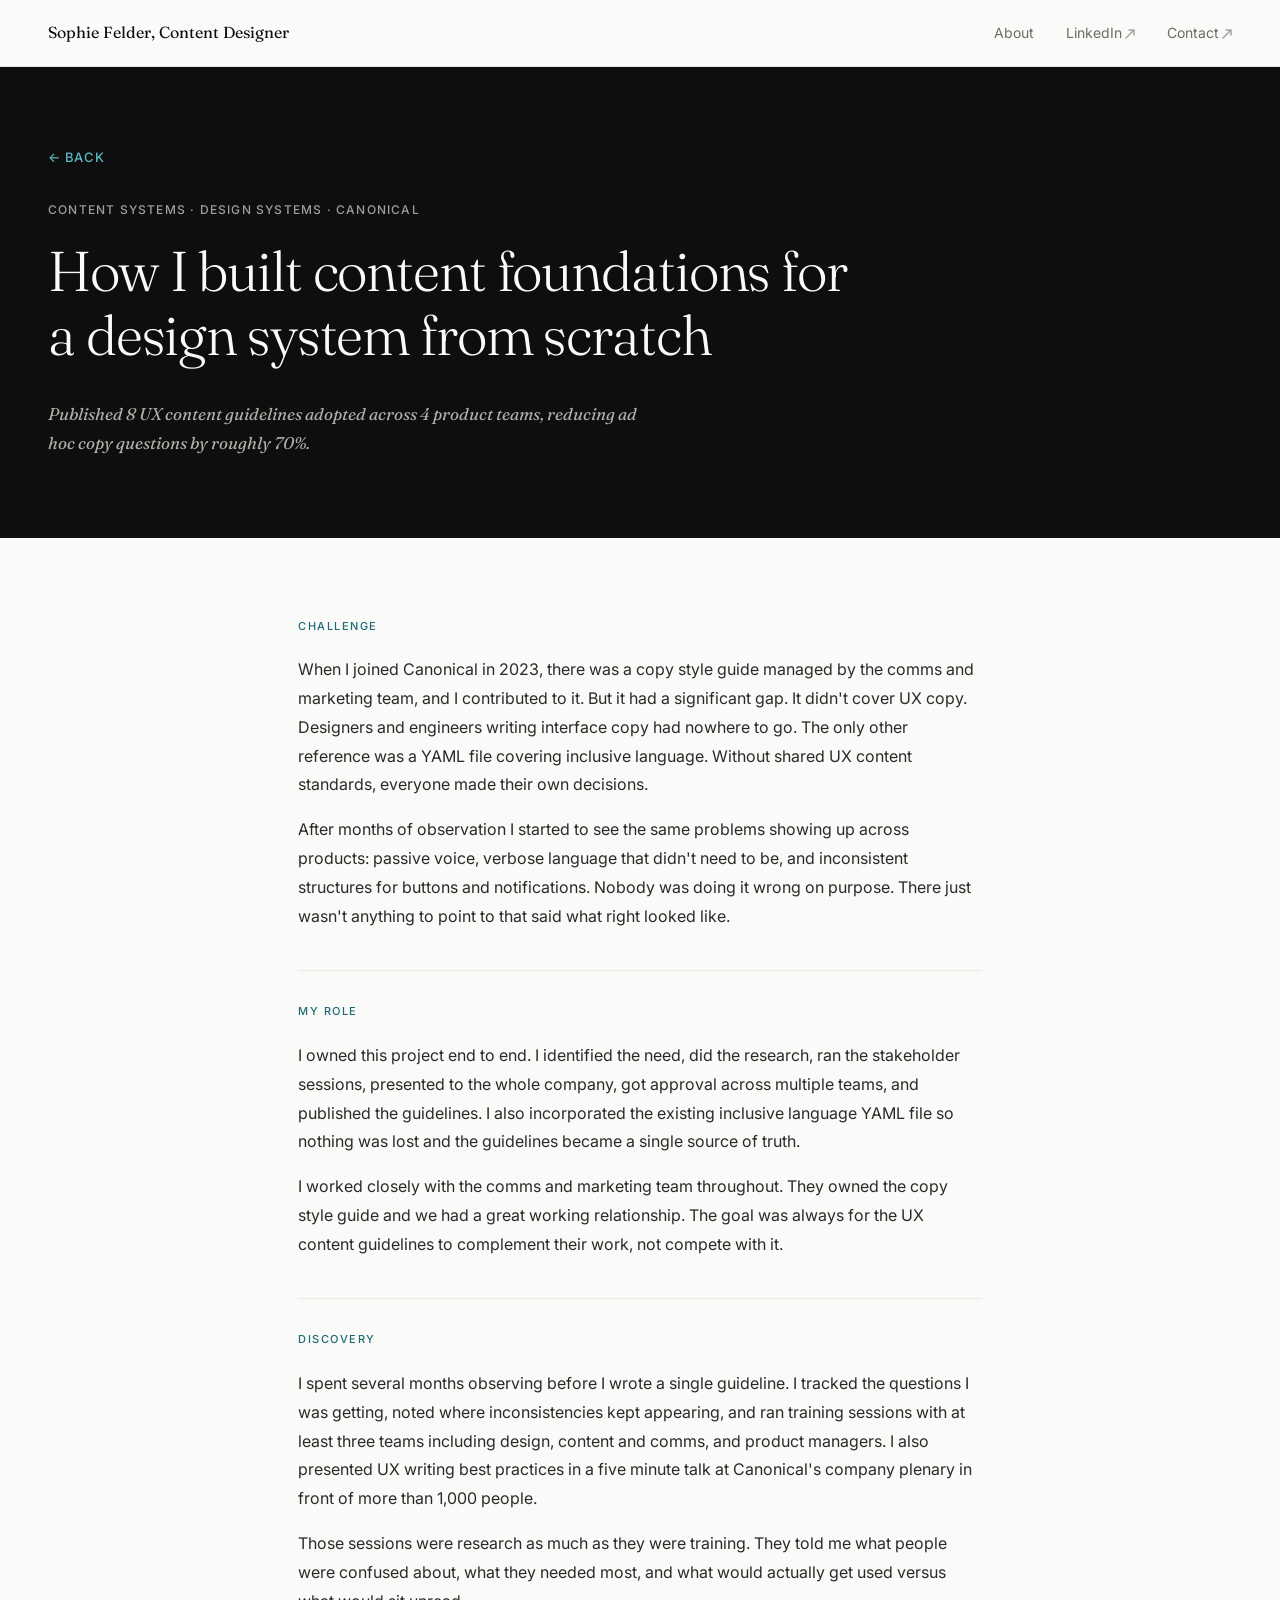
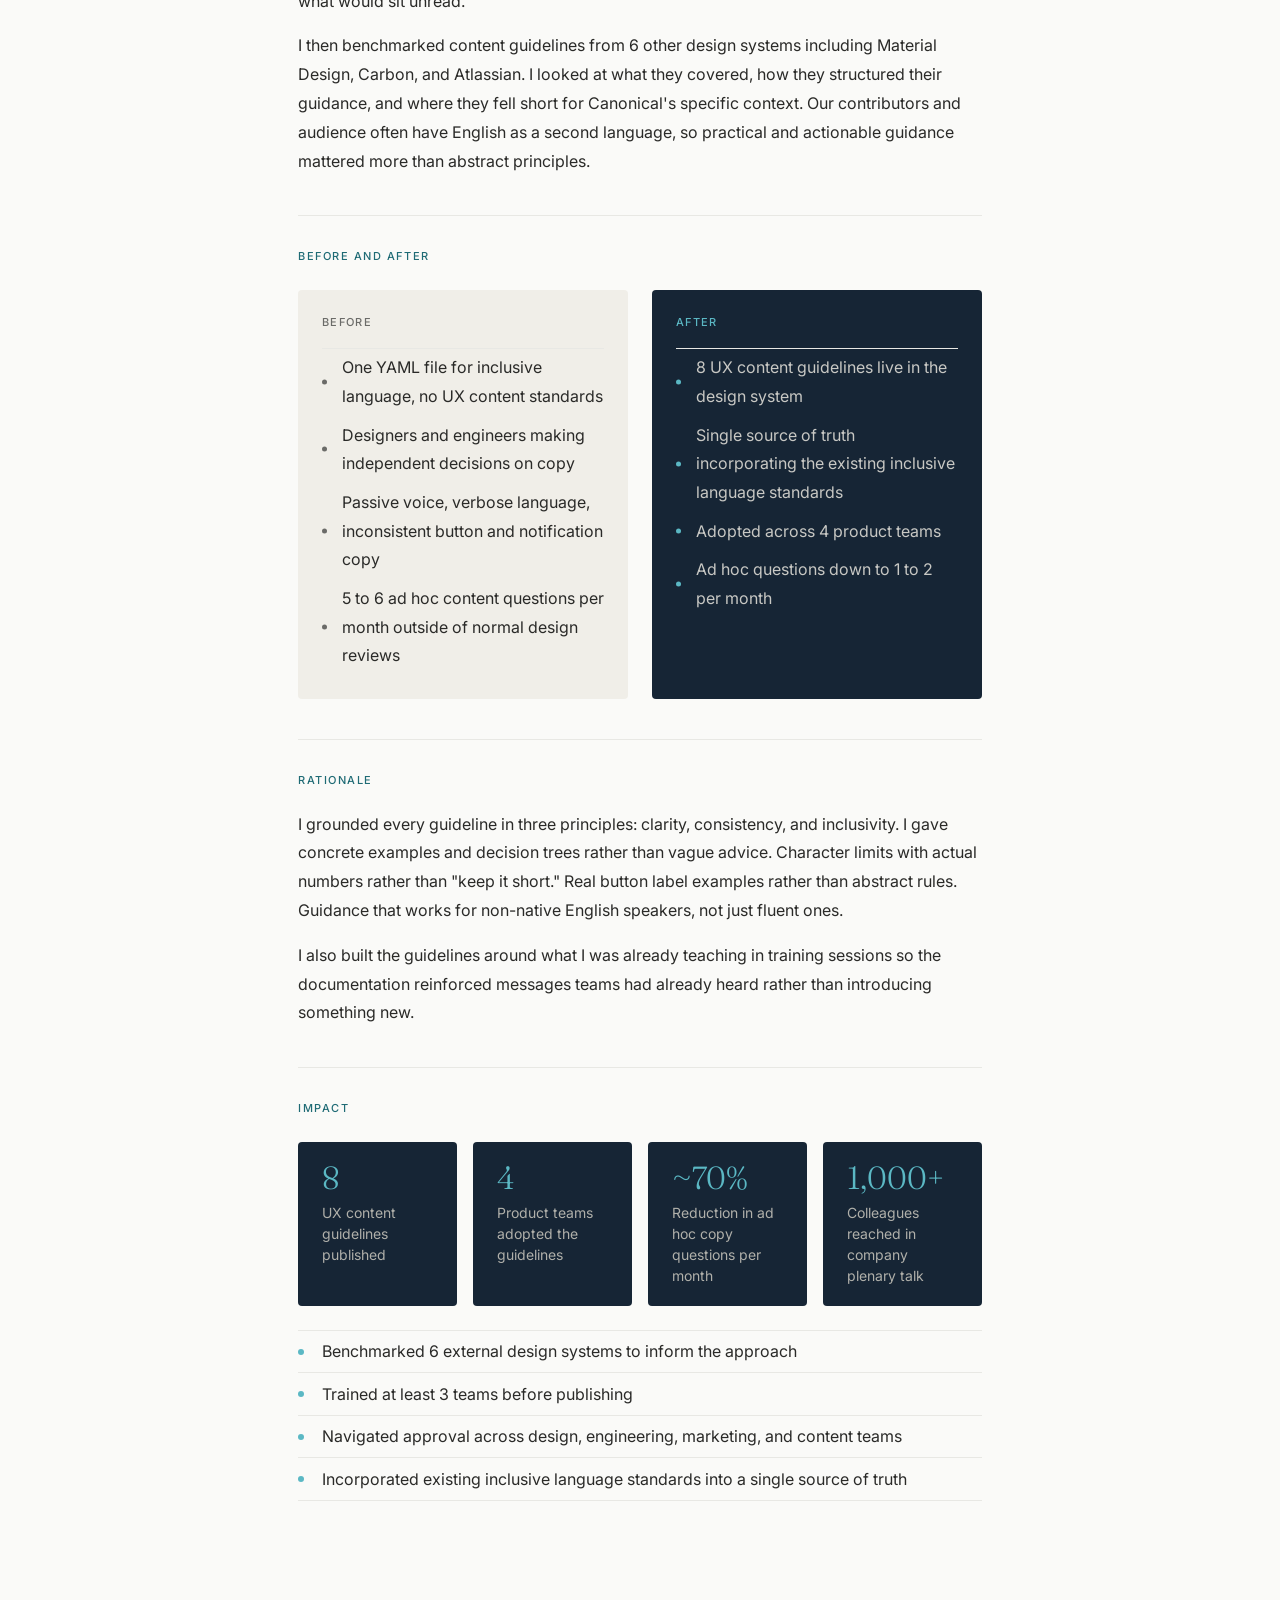
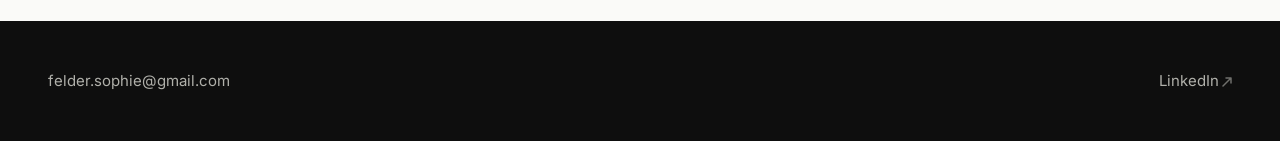
<file: case-study-guidelines.html>
<!DOCTYPE html>
<html lang="en">
<head>
  <meta charset="UTF-8" />
  <meta name="viewport" content="width=device-width, initial-scale=1.0" />
  <title>Content Guidelines — Sophie Felder</title>
  <link href="https://fonts.googleapis.com/css2?family=Fraunces:ital,opsz,wght@0,9..144,300;0,9..144,400;1,9..144,300;1,9..144,400&family=Inter:wght@300;400;500&display=swap" rel="stylesheet" />
  <link rel="stylesheet" href="case-study.css" />
</head>
<body>

  <nav>
    <a class="nav-name" href="index.html">Sophie Felder, Content Designer</a>
    <div class="nav-links">
      <a href="about.html">About</a>
      <a href="https://www.linkedin.com/in/sophie-felder-39305128/" target="_blank">LinkedIn<svg width="10" height="10" viewBox="0 0 10 10" fill="none" xmlns="http://www.w3.org/2000/svg" style="margin-left:3px;vertical-align:middle;opacity:0.6"><path d="M1 9L9 1M9 1H4M9 1V6" stroke="currentColor" stroke-width="1.5" stroke-linecap="round" stroke-linejoin="round"/></svg></a>
      <a href="mailto:felder.sophie@gmail.com">Contact<svg width="10" height="10" viewBox="0 0 10 10" fill="none" xmlns="http://www.w3.org/2000/svg" style="margin-left:3px;vertical-align:middle;opacity:0.6"><path d="M1 9L9 1M9 1H4M9 1V6" stroke="currentColor" stroke-width="1.5" stroke-linecap="round" stroke-linejoin="round"/></svg></a>
    </div>
  </nav>

  <header class="cs-header">
    <a class="cs-back" href="index.html">← Back</a>
    <div class="cs-tag">Content systems &middot; Design systems &middot; Canonical</div>
    <h1>How I built content foundations for a design system from scratch</h1>
    <p class="cs-summary">Published 8 UX content guidelines adopted across 4 product teams, reducing ad hoc copy questions by roughly 70%.</p>
  </header>

  <main class="cs-body">

    <section class="cs-section">
      <div class="cs-section-label">Challenge</div>
      <p>When I joined Canonical in 2023, there was a copy style guide managed by the comms and marketing team, and I contributed to it. But it had a significant gap. It didn't cover UX copy. Designers and engineers writing interface copy had nowhere to go. The only other reference was a YAML file covering inclusive language. Without shared UX content standards, everyone made their own decisions.</p>
      <p>After months of observation I started to see the same problems showing up across products: passive voice, verbose language that didn't need to be, and inconsistent structures for buttons and notifications. Nobody was doing it wrong on purpose. There just wasn't anything to point to that said what right looked like.</p>
    </section>

    <hr class="cs-divider" />

    <section class="cs-section">
      <div class="cs-section-label">My role</div>
      <p>I owned this project end to end. I identified the need, did the research, ran the stakeholder sessions, presented to the whole company, got approval across multiple teams, and published the guidelines. I also incorporated the existing inclusive language YAML file so nothing was lost and the guidelines became a single source of truth.</p>
      <p>I worked closely with the comms and marketing team throughout. They owned the copy style guide and we had a great working relationship. The goal was always for the UX content guidelines to complement their work, not compete with it.</p>
    </section>

    <hr class="cs-divider" />

    <section class="cs-section">
      <div class="cs-section-label">Discovery</div>
      <p>I spent several months observing before I wrote a single guideline. I tracked the questions I was getting, noted where inconsistencies kept appearing, and ran training sessions with at least three teams including design, content and comms, and product managers. I also presented UX writing best practices in a five minute talk at Canonical's company plenary in front of more than 1,000 people.</p>
      <p>Those sessions were research as much as they were training. They told me what people were confused about, what they needed most, and what would actually get used versus what would sit unread.</p>
      <p>I then benchmarked content guidelines from 6 other design systems including Material Design, Carbon, and Atlassian. I looked at what they covered, how they structured their guidance, and where they fell short for Canonical's specific context. Our contributors and audience often have English as a second language, so practical and actionable guidance mattered more than abstract principles.</p>
    </section>

    <hr class="cs-divider" />

    <section class="cs-section">
      <div class="cs-section-label">Before and after</div>
      <div class="before-after">
        <div class="ba-card before">
          <div class="ba-label">Before</div>
          <ul>
            <li>One YAML file for inclusive language, no UX content standards</li>
            <li>Designers and engineers making independent decisions on copy</li>
            <li>Passive voice, verbose language, inconsistent button and notification copy</li>
            <li>5 to 6 ad hoc content questions per month outside of normal design reviews</li>
          </ul>
        </div>
        <div class="ba-card after">
          <div class="ba-label">After</div>
          <ul>
            <li>8 UX content guidelines live in the design system</li>
            <li>Single source of truth incorporating the existing inclusive language standards</li>
            <li>Adopted across 4 product teams</li>
            <li>Ad hoc questions down to 1 to 2 per month</li>
          </ul>
        </div>
      </div>
    </section>

    <hr class="cs-divider" />

    <section class="cs-section">
      <div class="cs-section-label">Rationale</div>
      <p>I grounded every guideline in three principles: clarity, consistency, and inclusivity. I gave concrete examples and decision trees rather than vague advice. Character limits with actual numbers rather than "keep it short." Real button label examples rather than abstract rules. Guidance that works for non-native English speakers, not just fluent ones.</p>
      <p>I also built the guidelines around what I was already teaching in training sessions so the documentation reinforced messages teams had already heard rather than introducing something new.</p>
    </section>

    <hr class="cs-divider" />

    <section class="cs-section">
      <div class="cs-section-label">Impact</div>
      <div class="impact-grid">
        <div class="impact-item">
          <div class="impact-stat">8</div>
          <div class="impact-desc">UX content guidelines published</div>
        </div>
        <div class="impact-item">
          <div class="impact-stat">4</div>
          <div class="impact-desc">Product teams adopted the guidelines</div>
        </div>
        <div class="impact-item">
          <div class="impact-stat">~70%</div>
          <div class="impact-desc">Reduction in ad hoc copy questions per month</div>
        </div>
        <div class="impact-item">
          <div class="impact-stat">1,000+</div>
          <div class="impact-desc">Colleagues reached in company plenary talk</div>
        </div>
      </div>
      <ul style="margin-top: 1.5rem;">
        <li>Benchmarked 6 external design systems to inform the approach</li>
        <li>Trained at least 3 teams before publishing</li>
        <li>Navigated approval across design, engineering, marketing, and content teams</li>
        <li>Incorporated existing inclusive language standards into a single source of truth</li>
      </ul>
    </section>

  </main>

  <footer>
    <a href="mailto:felder.sophie@gmail.com">felder.sophie@gmail.com</a>
    <a href="https://www.linkedin.com/in/sophie-felder-39305128/" target="_blank">LinkedIn<svg width="10" height="10" viewBox="0 0 10 10" fill="none" xmlns="http://www.w3.org/2000/svg" style="margin-left:3px;vertical-align:middle;opacity:0.6"><path d="M1 9L9 1M9 1H4M9 1V6" stroke="currentColor" stroke-width="1.5" stroke-linecap="round" stroke-linejoin="round"/></svg></a>
  </footer>

</body>
</html>
</file>
<file: case-study.css>
*, *::before, *::after { box-sizing: border-box; margin: 0; padding: 0; }

:root {
  --black: #0E0E0E;
  --navy: #162535;
  --robin: #5BB8C4;
  --robin-dark: #1F6B75;
  --off-white: #FAFAF8;
  --warm-gray: #6B6B68;
  --light-gray: #E8E8E4;
  --serif: 'Fraunces', Georgia, serif;
  --sans: 'Inter', Helvetica, sans-serif;
}

html { scroll-behavior: smooth; }

body {
  background: var(--off-white);
  color: var(--black);
  font-family: var(--sans);
  font-size: 16px;
  line-height: 1.6;
  -webkit-font-smoothing: antialiased;
}

/* NAV */
nav {
  position: fixed;
  top: 0; left: 0; right: 0;
  z-index: 100;
  display: flex;
  justify-content: space-between;
  align-items: center;
  padding: 1.25rem 3rem;
  background: var(--off-white);
  border-bottom: 1px solid var(--light-gray);
}

.nav-name {
  font-family: var(--serif);
  font-size: 1rem;
  font-weight: 400;
  color: var(--black);
  text-decoration: none;
}

.nav-links { display: flex; gap: 2rem; }
.nav-links a {
  font-size: 0.875rem;
  color: var(--warm-gray);
  text-decoration: none;
  transition: color 0.2s;
}
.nav-links a:hover { color: var(--black); }

/* CASE STUDY HEADER */
.cs-header {
  background: var(--black);
  color: var(--off-white);
  padding: 9rem 3rem 5rem;
}

.cs-back {
  display: inline-block;
  font-size: 0.8125rem;
  color: var(--robin);
  text-decoration: none;
  margin-bottom: 2rem;
  letter-spacing: 0.06em;
  text-transform: uppercase;
  font-weight: 500;
  transition: opacity 0.2s;
}
.cs-back:hover { opacity: 0.7; }

.cs-tag {
  font-size: 0.75rem;
  font-weight: 500;
  letter-spacing: 0.1em;
  text-transform: uppercase;
  color: rgba(255,255,255,0.6);
  margin-bottom: 1.25rem;
}

.cs-header h1 {
  font-family: var(--serif);
  font-size: clamp(2rem, 5vw, 3.5rem);
  font-weight: 300;
  line-height: 1.15;
  letter-spacing: -0.02em;
  max-width: 820px;
  margin-bottom: 2rem;
}

.cs-summary {
  font-size: 1.0625rem;
  color: #B0B0AA;
  max-width: 600px;
  line-height: 1.7;
  font-style: italic;
  font-family: var(--serif);
}

/* CASE STUDY BODY */
.cs-body {
  max-width: 780px;
  margin: 0 auto;
  padding: 5rem 3rem;
}

.cs-section {
  margin-bottom: 2.5rem;
}

.cs-section-label {
  font-size: 0.6875rem;
  font-weight: 500;
  letter-spacing: 0.14em;
  text-transform: uppercase;
  color: var(--robin-dark);
  margin-bottom: 1.25rem;
}

.cs-section h2 {
  font-family: var(--serif);
  font-size: 1.5rem;
  font-weight: 400;
  margin-bottom: 1rem;
  letter-spacing: -0.01em;
}

.cs-section p {
  font-size: 1rem;
  line-height: 1.8;
  color: #2A2A28;
  margin-bottom: 1rem;
}

.cs-section p:last-child { margin-bottom: 0; }

.cs-section ul {
  list-style: none;
  margin-top: 0.5rem;
}

.cs-section ul li {
  font-size: 1rem;
  line-height: 1.8;
  color: #2A2A28;
  padding: 0.4rem 0 0.4rem 1.5rem;
  position: relative;
  border-bottom: 1px solid var(--light-gray);
}

.cs-section ul li:first-child { border-top: 1px solid var(--light-gray); }

.cs-section ul li::before {
  content: '';
  position: absolute;
  left: 0;
  top: 50%;
  transform: translateY(-50%);
  width: 6px;
  height: 6px;
  border-radius: 50%;
  background: var(--robin);
}

/* DIVIDER */
.cs-divider {
  border: none;
  border-top: 1px solid var(--light-gray);
  margin: 2rem 0;
}

/* BEFORE/AFTER */
.before-after {
  display: grid;
  grid-template-columns: 1fr 1fr;
  gap: 1.5rem;
  margin-top: 1.5rem;
}

.ba-card {
  padding: 1.5rem;
  border-radius: 4px;
}

.ba-card.before {
  background: #F0EEE8;
}

.ba-card.after {
  background: var(--navy);
  color: var(--off-white);
}

.ba-label {
  font-size: 0.6875rem;
  font-weight: 500;
  letter-spacing: 0.12em;
  text-transform: uppercase;
  margin-bottom: 1rem;
}

.ba-card.before .ba-label { color: var(--warm-gray); }
.ba-card.after .ba-label { color: var(--robin); }

.ba-card p, .ba-card li {
  font-size: 0.9375rem;
  line-height: 1.7;
}

.ba-card.after p, .ba-card.after li { color: #C8C8C4; }

.ba-card ul { list-style: none; }
.ba-card ul li { padding: 0.3rem 0 0.3rem 1.25rem; position: relative; border: none; }
.ba-card ul li::before {
  content: '';
  position: absolute;
  left: 0; top: 50%;
  transform: translateY(-50%);
  width: 5px; height: 5px;
  border-radius: 50%;
}
.ba-card.before ul li::before { background: var(--warm-gray); }
.ba-card.after ul li::before { background: var(--robin); }

/* IMPACT */
.impact-grid {
  display: grid;
  grid-template-columns: repeat(4, 1fr);
  gap: 1rem;
  margin-top: 1.5rem;
}

.impact-item {
  background: var(--navy);
  border-radius: 4px;
  padding: 1.25rem 1.5rem;
}

.impact-stat {
  font-family: var(--serif);
  font-size: 2rem;
  font-weight: 300;
  color: var(--robin);
  line-height: 1;
  margin-bottom: 0.5rem;
}

.impact-desc {
  font-size: 0.875rem;
  color: #B0B0AA;
  line-height: 1.5;
}

/* IMAGE */
.cs-image {
  width: 100%;
  border-radius: 4px;
  margin: 1.5rem 0;
  border: 1px solid var(--light-gray);
}

/* CONFIDENTIAL NOTE */
.confidential-note {
  background: #F0EEE8;
  border-left: 3px solid var(--robin);
  padding: 1rem 1.25rem;
  border-radius: 0 4px 4px 0;
  font-size: 0.9rem;
  color: var(--warm-gray);
  font-style: italic;
  margin-top: 1.5rem;
}

/* FOOTER */
footer {
  background: var(--black);
  padding: 3rem;
  display: flex;
  justify-content: space-between;
  align-items: center;
  flex-wrap: wrap;
  gap: 1rem;
}

footer a {
  color: #B0B0AA;
  text-decoration: none;
  font-size: 0.9375rem;
  transition: color 0.2s;
}

footer a:hover { color: var(--robin); }

@media (max-width: 640px) {
  nav { padding: 1rem 1.5rem; }
  .cs-header { padding: 7rem 1.5rem 3rem; }
  .cs-body { padding: 3rem 1.5rem; }
  .before-after { grid-template-columns: 1fr; }
  footer { padding: 2rem 1.5rem; }
}
</file>
